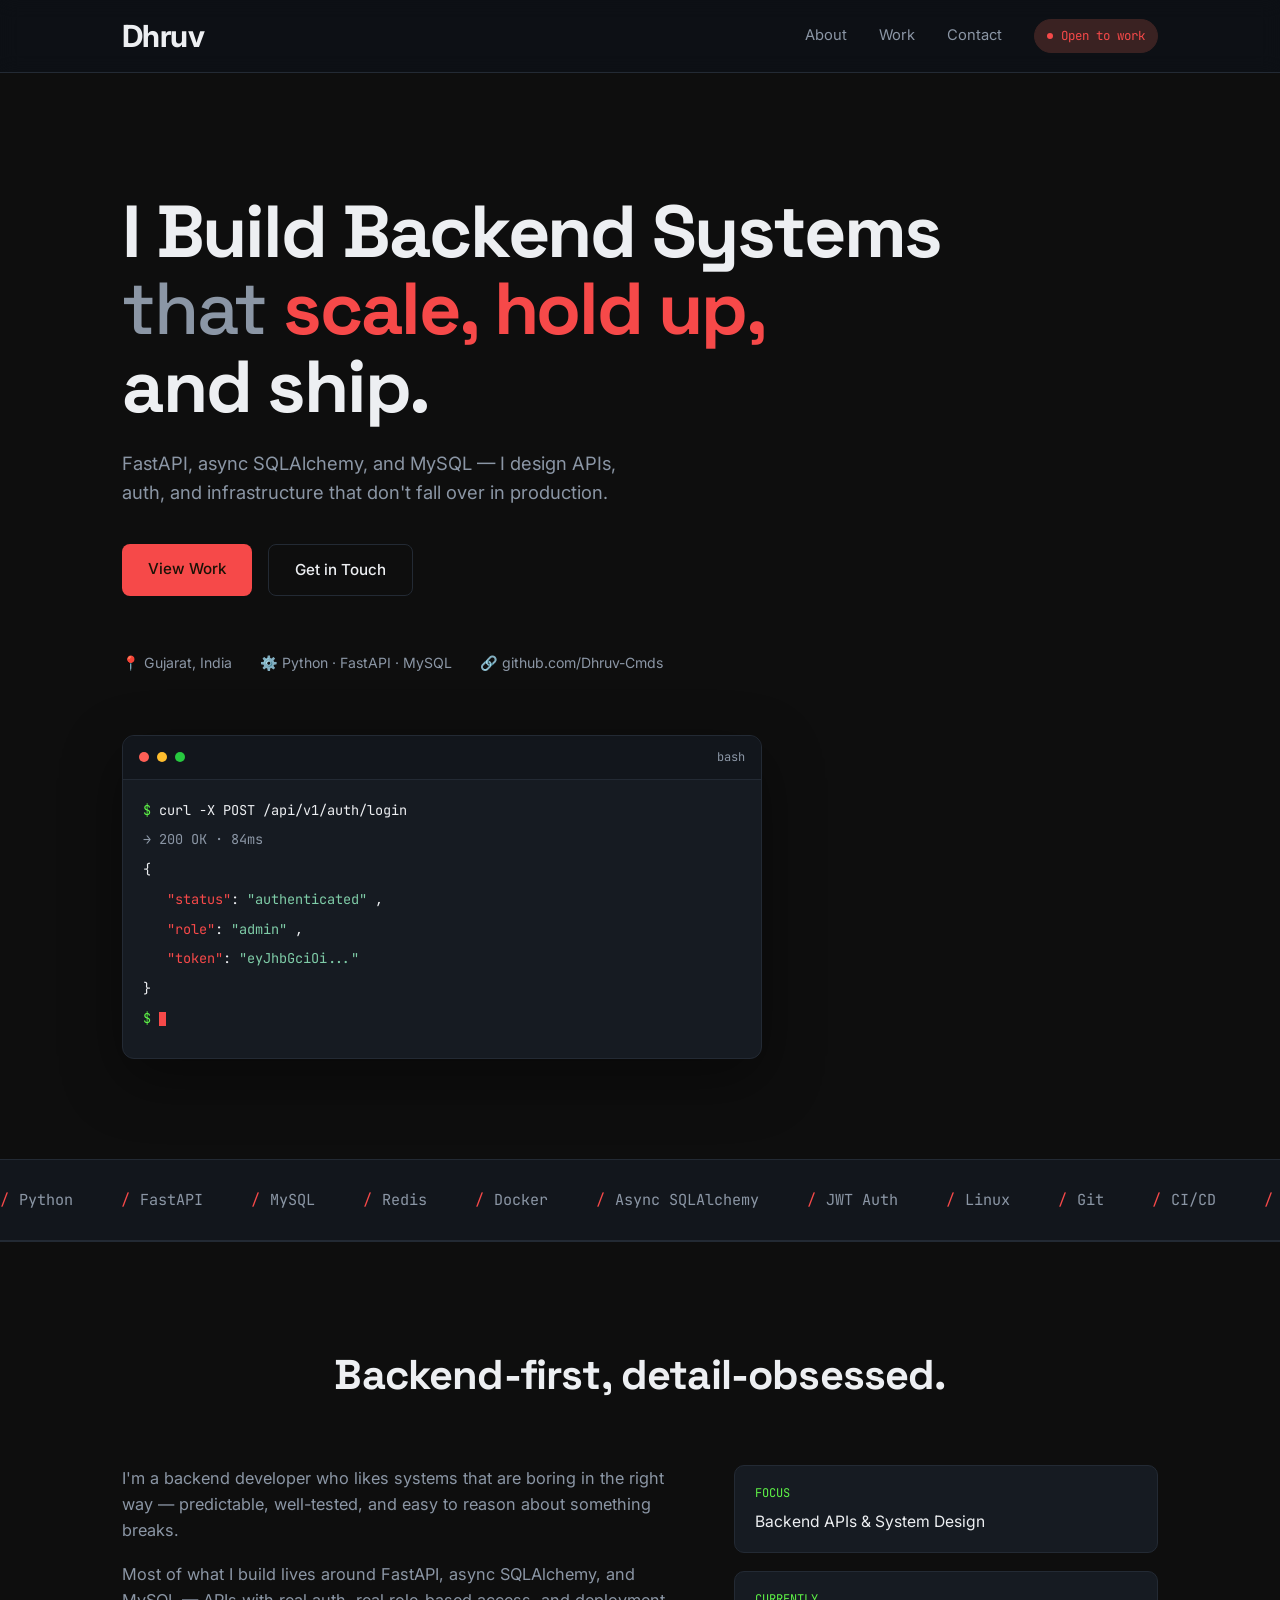
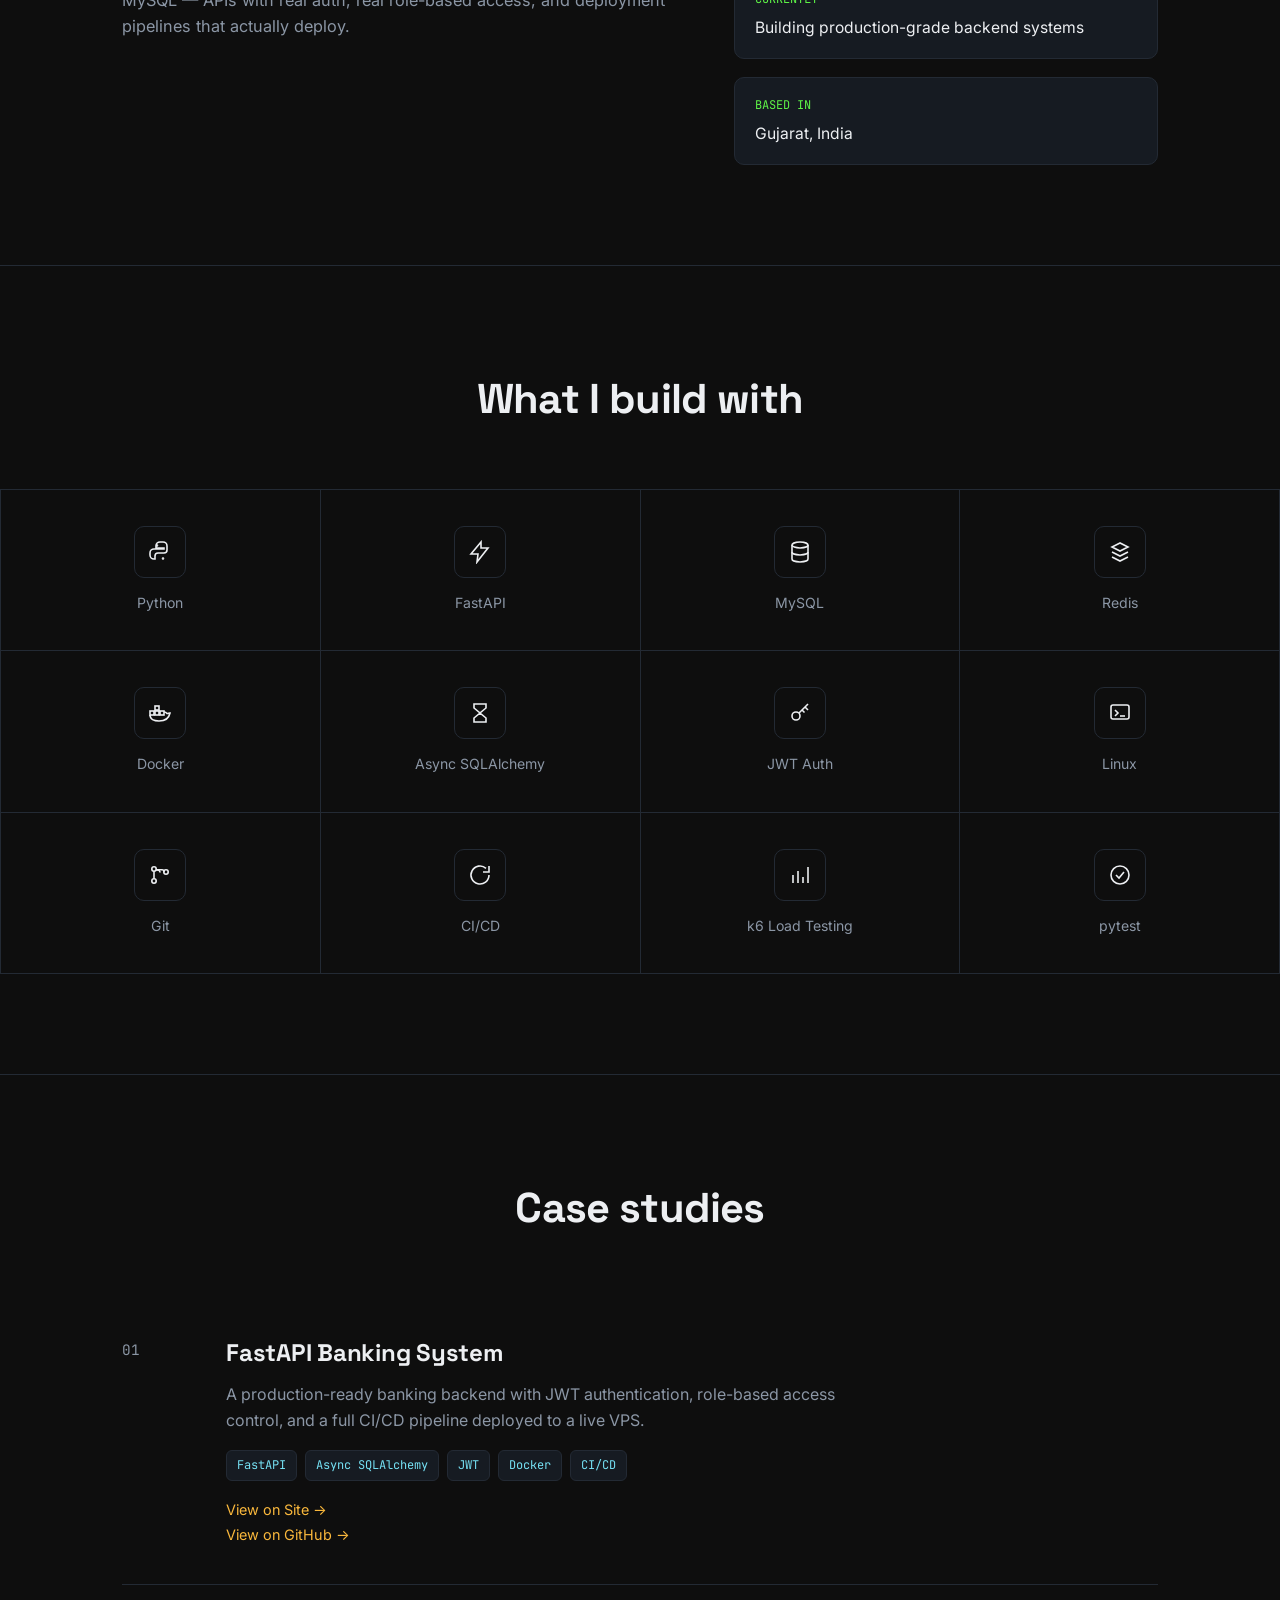
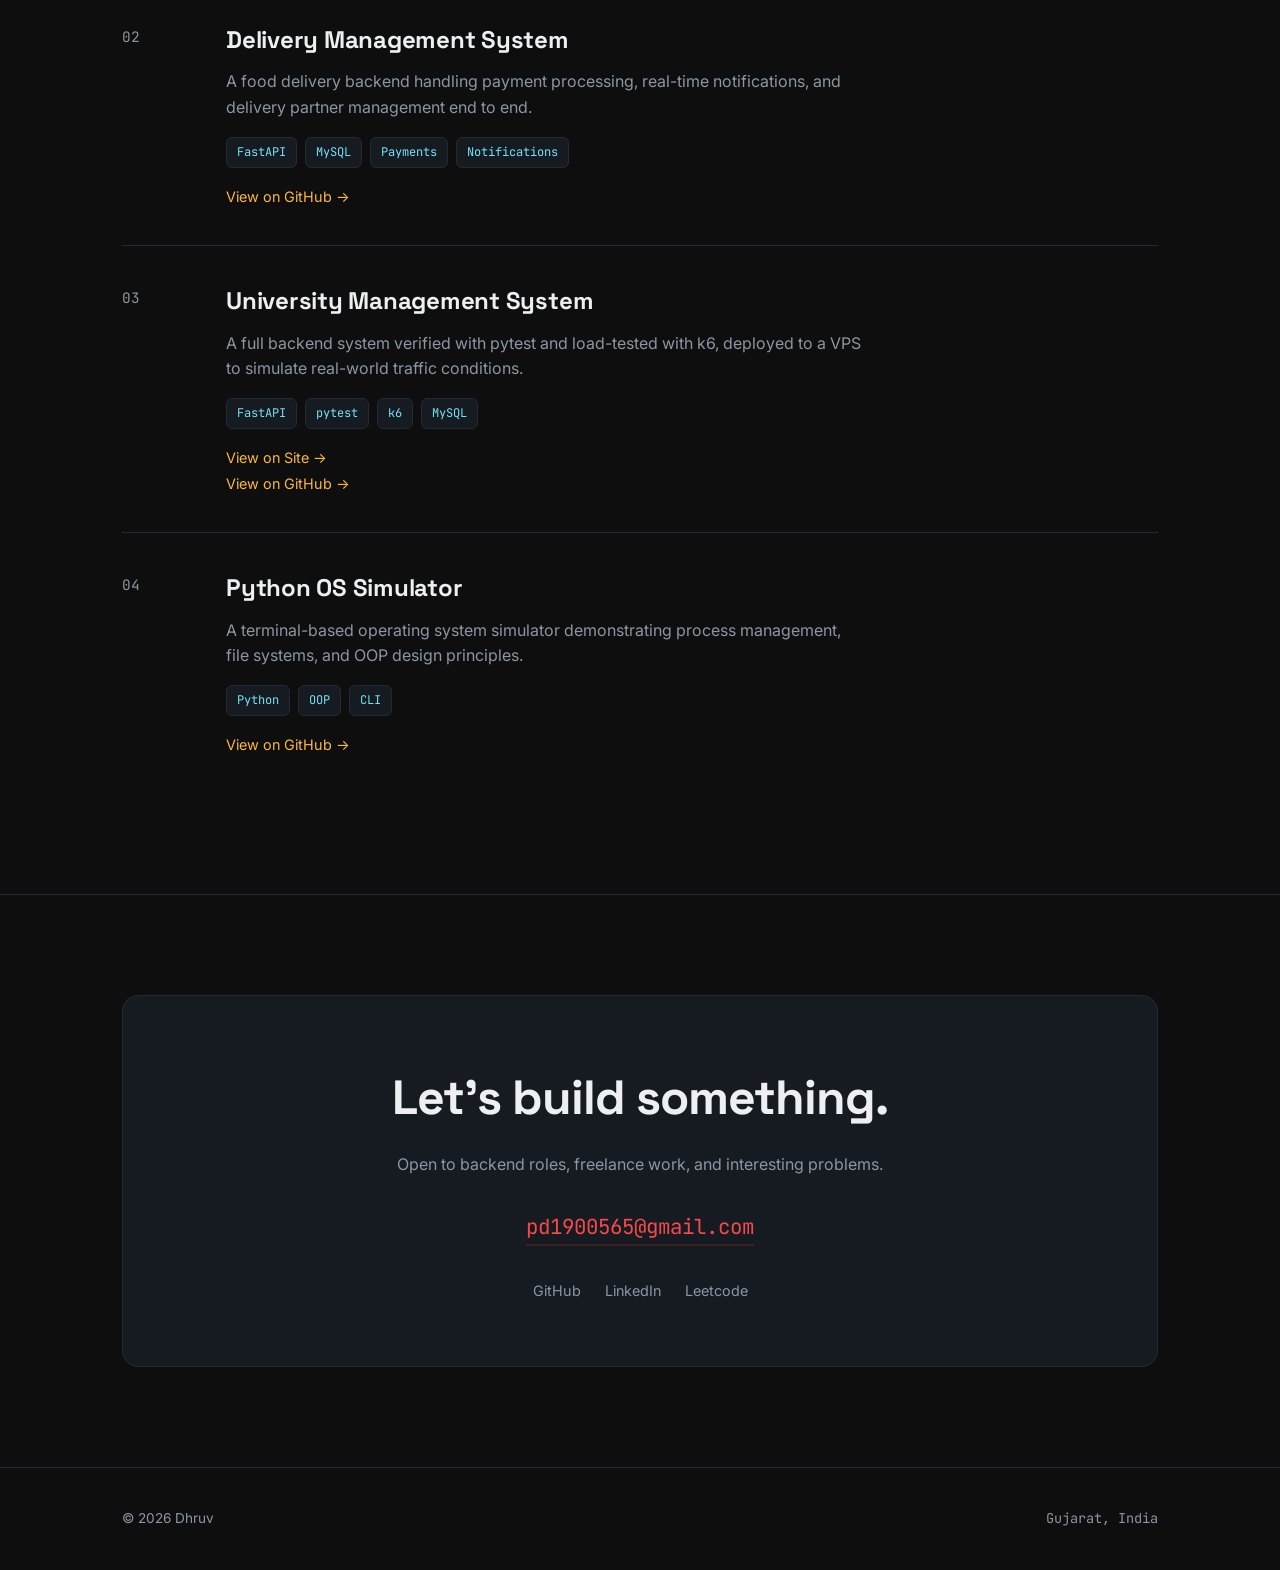
<file: index.html>
<!DOCTYPE html>
<html lang="en">

<head>
    <meta charset="UTF-8">
    <meta name="viewport" content="width=device-width, initial-scale=1.0">
    <title>Dhruv Patel | Backend Developer — FastAPI, Python, MySQL</title>
    <meta name="description"
        content="Dhruv Patel is a backend developer specializing in FastAPI, async SQLAlchemy, and MySQL. Building scalable APIs, auth systems, and production-ready backends.">
    <meta name="keywords"
        content="Dhruv Patel, backend developer, FastAPI developer, Python developer, MySQL, backend engineer India">
    <meta name="author" content="Dhruv Patel">

    <meta property="og:title" content="Dhruv Patel | Backend Developer">
    <meta property="og:description"
        content="Backend developer building FastAPI systems, APIs, and databases that scale.">
    <meta property="og:type" content="website">
    <meta name="twitter:card" content="summary_large_image">

    <script type="application/ld+json">

        {
            "@context": "https://schema.org",
            "@type": "Person",
            "name": "Dhruv Patel",
            "jobTitle": "Backend Developer",
            "sameAs": [
                "https://github.com/Dhruv-Cmds"
            ],
            "knowsAbout": ["Python", "FastAPI", "MySQL", "Redis", "Docker", "REST APIs"],
            "address": {
                "@type": "PostalAddress",
                "addressRegion": "Gujarat",
                "addressCountry": "IN"
            }
        }
    </script>

    <link rel="preconnect" href="https://fonts.googleapis.com">
    <link
        href="https://fonts.googleapis.com/css2?family=Space+Grotesk:wght@400;500;600;700&family=Inter:wght@400;500;600&family=JetBrains+Mono:wght@400;500&display=swap"
        rel="stylesheet">

    <link rel="stylesheet" href="style.css">
    <script src="script.js" defer></script>

</head>

<body>

    <nav>
        <div class="wrap">

            <div class="logo">Dhruv</div>

            <div class="nav-links">

                <a href="#about">About</a>
                <a href="#work">Work</a>
                <a href="#contact">Contact</a>

                <span class="badge"><span class="dot"></span>Open to work</span>

            </div>
        </div>
    </nav>

    <section class="hero">

        <div class="wrap">

            <h1>
                I Build Backend Systems
                <br>
                <span class="fade">that</span>
                <span class="accent">scale, hold up,</span>
                <br>and ship.
            </h1>

            <p class="lede">FastAPI, async SQLAlchemy, and MySQL — I design APIs, auth, and infrastructure that don't
                fall over in production.
            </p>

            <div class="cta-row">
                <a href="#work" class="btn btn-primary">View Work</a>
                <a href="#contact" class="btn btn-ghost">Get in Touch</a>
            </div>

            <div class="meta-row">
                <span>📍 Gujarat, India</span>
                <span>⚙️ Python · FastAPI · MySQL</span>
                <span>🔗 github.com/Dhruv-Cmds</span>
            </div>

            <div class="terminal">

                <div class="terminal-bar">
                    <div class="tdot t1"></div>
                    <div class="tdot t2"></div>
                    <div class="tdot t3"></div>
                    <span>bash</span>
                </div>

                <div class="terminal-body">

                    <div class="line">
                        <span class="prompt">$</span>
                        <span class="cmd">curl -X POST
                            /api/v1/auth/login
                        </span>
                    </div>

                    <div class="line" style="color:var(--text-dim);">→ 200 OK · 84ms</div>

                    <div class="line">{</div>

                    <div class="line">&nbsp;&nbsp;
                        <span class="resp-key">"status"</span>: <span class="resp-str">"authenticated"
                        </span>,
                    </div>

                    <div class="line">&nbsp;&nbsp;
                        <span class="resp-key">"role"</span>: <span class="resp-str">"admin"
                        </span>,
                    </div>

                    <div class="line">&nbsp;&nbsp;
                        <span class="resp-key">"token"</span>: <span class="resp-str">"eyJhbGciOi..."
                        </span>
                    </div>

                    <div class="line">}</div>

                    <div class="line">
                        <span class="prompt">$</span>
                        <span class="cursor"></span>
                    </div>

                </div>
            </div>
        </div>
    </section>

    <div class="marquee-wrap">

        <div class="marquee">

            <span>Python</span>
            <span>FastAPI</span>
            <span>MySQL</span>
            <span>Redis</span>
            <span>Docker</span>
            <span>Async SQLAlchemy</span>
            <span>JWT Auth</span>
            <span>Linux</span>
            <span>Git</span>
            <span>CI/CD</span>
            <span>Python</span>
            <span>FastAPI</span>
            <span>MySQL</span>
            <span>Redis</span>
            <span>Docker</span>
            <span>Async SQLAlchemy</span>
            <span>JWT Auth</span>
            <span>Linux</span>
            <span>Git</span>
            <span>CI/CD</span>

        </div>
    </div>

    <section class="section" id="about">

        <div class="wrap">

            <div class="section-head">

                <h2>Backend-first, detail-obsessed.</h2>

            </div>

            <div class="about-grid">

                <div>
                    <p>I'm a backend developer who likes systems that are boring in the right way — predictable,
                        well-tested, and easy to reason about something breaks.
                    </p>

                    <p>Most of what I build lives around FastAPI, async SQLAlchemy, and MySQL — APIs with real auth,
                        real role-based access, and deployment pipelines that actually deploy.
                    </p>

                </div>

                <div class="fact-list">

                    <div class="fact">

                        <div class="fact-label">FOCUS</div>

                        <div class="fact-value">Backend APIs & System Design</div>

                    </div>

                    <div class="fact">

                        <div class="fact-label">CURRENTLY</div>

                        <div class="fact-value">Building production-grade backend systems</div>

                    </div>

                    <div class="fact">

                        <div class="fact-label">BASED IN</div>

                        <div class="fact-value">Gujarat, India</div>

                    </div>

                </div>
            </div>
        </div>
    </section>

    <section class="section" id="stack">
        <div class="wrap">
            <div class="section-head">
                <h2>What I build with</h2>
            </div>
        </div>
        <div class="stack-grid">
            <div class="stack-cell">
                <div class="stack-icon"><svg viewBox="0 0 24 24">
                        <path
                            d="M12 2a4 4 0 0 0-4 4v2h8v1H6a4 4 0 0 0-4 4v2a4 4 0 0 0 4 4h1v-3a3 3 0 0 1 3-3h6a3 3 0 0 0 3-3V6a4 4 0 0 0-4-4h-3z" />
                        <circle cx="9" cy="5.5" r=".5" fill="currentColor" />
                        <circle cx="15" cy="18.5" r=".5" fill="currentColor" />
                    </svg></div>
                <div class="stack-name">Python</div>
            </div>
            <div class="stack-cell">
                <div class="stack-icon"><svg viewBox="0 0 24 24">
                        <path d="M13 2 3 14h7l-1 8 11-14h-7l0-6z" />
                    </svg></div>
                <div class="stack-name">FastAPI</div>
            </div>
            <div class="stack-cell">
                <div class="stack-icon"><svg viewBox="0 0 24 24">
                        <ellipse cx="12" cy="5" rx="8" ry="3" />
                        <path d="M4 5v14c0 1.66 3.58 3 8 3s8-1.34 8-3V5" />
                        <path d="M4 12c0 1.66 3.58 3 8 3s8-1.34 8-3" />
                    </svg></div>
                <div class="stack-name">MySQL</div>
            </div>
            <div class="stack-cell">
                <div class="stack-icon"><svg viewBox="0 0 24 24">
                        <path d="M12 3 4 7l8 4 8-4-8-4z" />
                        <path d="m4 12 8 4 8-4" />
                        <path d="m4 17 8 4 8-4" />
                    </svg></div>
                <div class="stack-name">Redis</div>
            </div>
            <div class="stack-cell">
                <div class="stack-icon"><svg viewBox="0 0 24 24">
                        <rect x="2" y="10" width="4" height="4" />
                        <rect x="7" y="10" width="4" height="4" />
                        <rect x="12" y="10" width="4" height="4" />
                        <rect x="7" y="5" width="4" height="4" />
                        <path d="M2 14c0 4 4 6 9 6 6 0 10-3 11-8-1 0-2 .5-3 .5-1-1.5-3-1.5-3-1.5" />
                    </svg></div>
                <div class="stack-name">Docker</div>
            </div>
            <div class="stack-cell">
                <div class="stack-icon"><svg viewBox="0 0 24 24">
                        <path d="M6 3h12v4l-6 5 6 5v4H6v-4l6-5-6-5V3z" />
                    </svg></div>
                <div class="stack-name">Async SQLAlchemy</div>
            </div>
            <div class="stack-cell">
                <div class="stack-icon"><svg viewBox="0 0 24 24">
                        <circle cx="8" cy="15" r="4" />
                        <path d="M11 12l9-9" />
                        <path d="M17 6l3 3" />
                        <path d="M14 9l2.5 2.5" />
                    </svg></div>
                <div class="stack-name">JWT Auth</div>
            </div>
            <div class="stack-cell">
                <div class="stack-icon"><svg viewBox="0 0 24 24">
                        <rect x="3" y="4" width="18" height="14" rx="2" />
                        <path d="m7 9 3 3-3 3" />
                        <line x1="12" y1="15" x2="17" y2="15" />
                    </svg></div>
                <div class="stack-name">Linux</div>
            </div>
            <div class="stack-cell">
                <div class="stack-icon"><svg viewBox="0 0 24 24">
                        <circle cx="6" cy="6" r="2.2" />
                        <circle cx="6" cy="18" r="2.2" />
                        <circle cx="18" cy="9" r="2.2" />
                        <path d="M6 8.2V15.8" />
                        <path d="M8 6.8C11 6.8 12 7.5 12 9.5V9" />
                        <path d="M8 6.8h6a2 2 0 0 1 2 2v.2" />
                    </svg></div>
                <div class="stack-name">Git</div>
            </div>
            <div class="stack-cell">
                <div class="stack-icon"><svg viewBox="0 0 24 24">
                        <path d="M21 12a9 9 0 1 1-3-6.7" />
                        <path d="M21 3v6h-6" />
                    </svg></div>
                <div class="stack-name">CI/CD</div>
            </div>
            <div class="stack-cell">
                <div class="stack-icon"><svg viewBox="0 0 24 24">
                        <line x1="5" y1="20" x2="5" y2="12" />
                        <line x1="10" y1="20" x2="10" y2="8" />
                        <line x1="15" y1="20" x2="15" y2="14" />
                        <line x1="20" y1="20" x2="20" y2="4" />
                    </svg></div>
                <div class="stack-name">k6 Load Testing</div>
            </div>
            <div class="stack-cell">
                <div class="stack-icon"><svg viewBox="0 0 24 24">
                        <circle cx="12" cy="12" r="9" />
                        <path d="m8 12 3 3 5-6" />
                    </svg></div>
                <div class="stack-name">pytest</div>
            </div>
        </div>
    </section>

    <section class="section" id="work">

        <div class="wrap">

            <div class="section-head">

                <h2>Case studies</h2>

            </div>

            <div class="case">

                <div class="case-num">01</div>

                <div>

                    <h3 class="case-title">FastAPI Banking System</h3>

                    <p class="case-desc">A production-ready banking backend with JWT authentication, role-based access
                        control, and a full CI/CD pipeline deployed to a live VPS.
                    </p>

                    <div class="tag-row">

                        <span class="tag">FastAPI</span>
                        <span class="tag">Async SQLAlchemy</span>
                        <span class="tag">JWT</span>
                        <span class="tag">Docker</span>
                        <span class="tag">CI/CD</span>

                    </div>

                    <div>
                        <a href="https://bank.dhruvcore.com" class="case-link" target="_blank">View on Site →</a>
                    </div>

                    <div>
                        <a href="https://github.com/Dhruv-Cmds/fastapi-banking-system" class="case-link"
                            target="_blank">View on GitHub →</a>
                    </div>

                </div>
            </div>

            <div class="case">

                <div class="case-num">02</div>

                <div>

                    <h3 class="case-title">Delivery Management System</h3>

                    <p class="case-desc">A food delivery backend handling payment processing, real-time notifications,
                        and delivery partner management end to end.
                    </p>

                    <div class="tag-row">

                        <span class="tag">FastAPI</span>
                        <span class="tag">MySQL</span>
                        <span class="tag">Payments</span>
                        <span class="tag">Notifications</span>

                    </div>

                    <div>
                        <a href="https://github.com/Dhruv-Cmds/Delivery-System" class="case-link" target="_blank">View
                            on GitHub →</a>
                    </div>

                </div>
            </div>

            <div class="case">

                <div class="case-num">03</div>

                <div>
                    <h3 class="case-title">University Management System</h3>

                    <p class="case-desc">A full backend system verified with pytest and load-tested with k6, deployed to
                        a VPS to simulate real-world traffic conditions.
                    </p>

                    <div class="tag-row">

                        <span class="tag">FastAPI</span>
                        <span class="tag">pytest</span>
                        <span class="tag">k6</span>
                        <span class="tag">MySQL</span>

                    </div>

                    <div>
                        <a href="https://ums.dhruvcore.com" class="case-link" target="_blank">View on Site →</a>
                    </div>

                    <div>
                        <a href="https://github.com/Dhruv-Cmds/University-Management" class="case-link"
                            target="_blank">View on GitHub →</a>
                    </div>

                </div>
            </div>

            <div class="case">

                <div class="case-num">04</div>

                <div>
                    <h3 class="case-title">Python OS Simulator</h3>

                    <p class="case-desc">A terminal-based operating system simulator demonstrating process management,
                        file systems, and OOP design principles.
                    </p>

                    <div class="tag-row">

                        <span class="tag">Python</span>
                        <span class="tag">OOP</span>
                        <span class="tag">CLI</span>

                    </div>

                    <a href="https://github.com/Dhruv-Cmds/Python-os-simulator" class="case-link" target="_blank">View
                        on GitHub →</a>

                </div>
            </div>
        </div>
    </section>

    <section class="section" id="contact">

        <div class="wrap">

            <div class="contact-box">

                <h2>Let's build something.</h2>

                <p>Open to backend roles, freelance work, and interesting problems.</p>

                <a href="mailto:pd1900565@gmail.com" class="email-link mono">pd1900565@gmail.com</a>

                <div class="social-row">
                    <a href="https://github.com/Dhruv-Cmds" target="_blank">GitHub</a>
                    <a href="https://www.linkedin.com/in/patel-dhruv-a77a313b4/" target="_blank">LinkedIn</a>
                    <a href="https://leetcode.com/u/d_h_r_uv_13/" target="_blank">Leetcode</a>

                </div>

            </div>
        </div>
    </section>

    <footer>

        <div class="wrap">
            <p>© 2026 Dhruv</p>
            <p class="mono">Gujarat, India</p>
        </div>  

    </footer>

    <div id="devtools-block">
        <div class="dt-card">
            <div class="dt-icon"><svg viewBox="0 0 24 24">
                    <circle cx="12" cy="12" r="9" />
                    <line x1="12" y1="8" x2="12" y2="12" />
                    <circle cx="12" cy="16" r=".5" fill="currentColor" />
                </svg></div>
            <div class="dt-eyebrow">ACCESS RESTRICTED</div>
            <h2 class="dt-title">Dev Tools <em>detected</em></h2>
            <p class="dt-desc">Curious about how this was built? Let's connect and chat about it.</p>
            <a href="#" onclick="location.reload();return false;" class="dt-btn dt-btn-primary">
                <svg viewBox="0 0 24 24">
                    <path d="M3 9l9-7 9 7" />
                    <path d="M9 22V12h6v10" />
                </svg>
                Return Home
            </a>
            <a href="https://mail.google.com/mail/?view=cm&fs=1&to=pd1900565@gmail.com"
               target="_blank"
               class="dt-btn dt-btn-ghost">
                <svg viewBox="0 0 24 24">
                    <path d="M4 4h16v16H4z" />
                    <path d="M4 4l8 8 8-8" />
                </svg>
                Get in Touch
            </a>
            <div class="dt-footer">© 2026 Dhruv Patel</div>
        </div>
    </div>

</body>

</html>
</file>
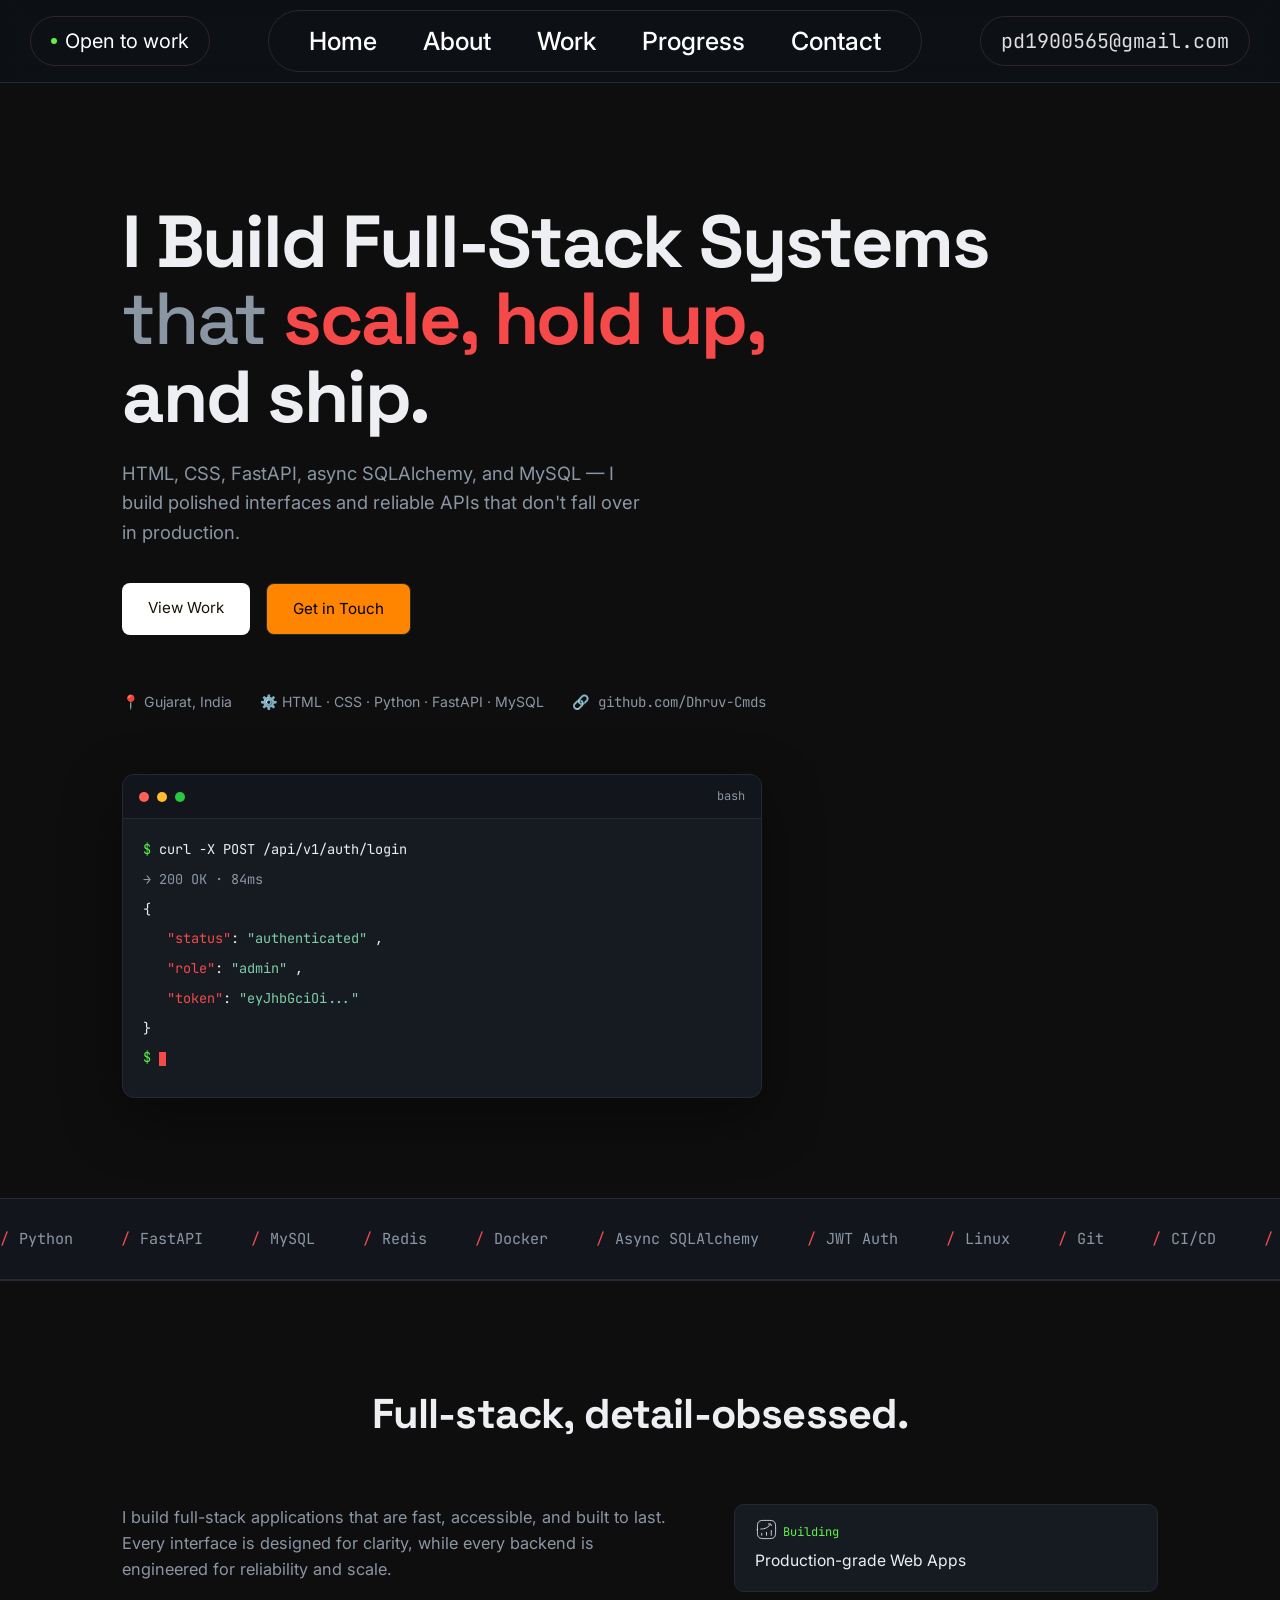
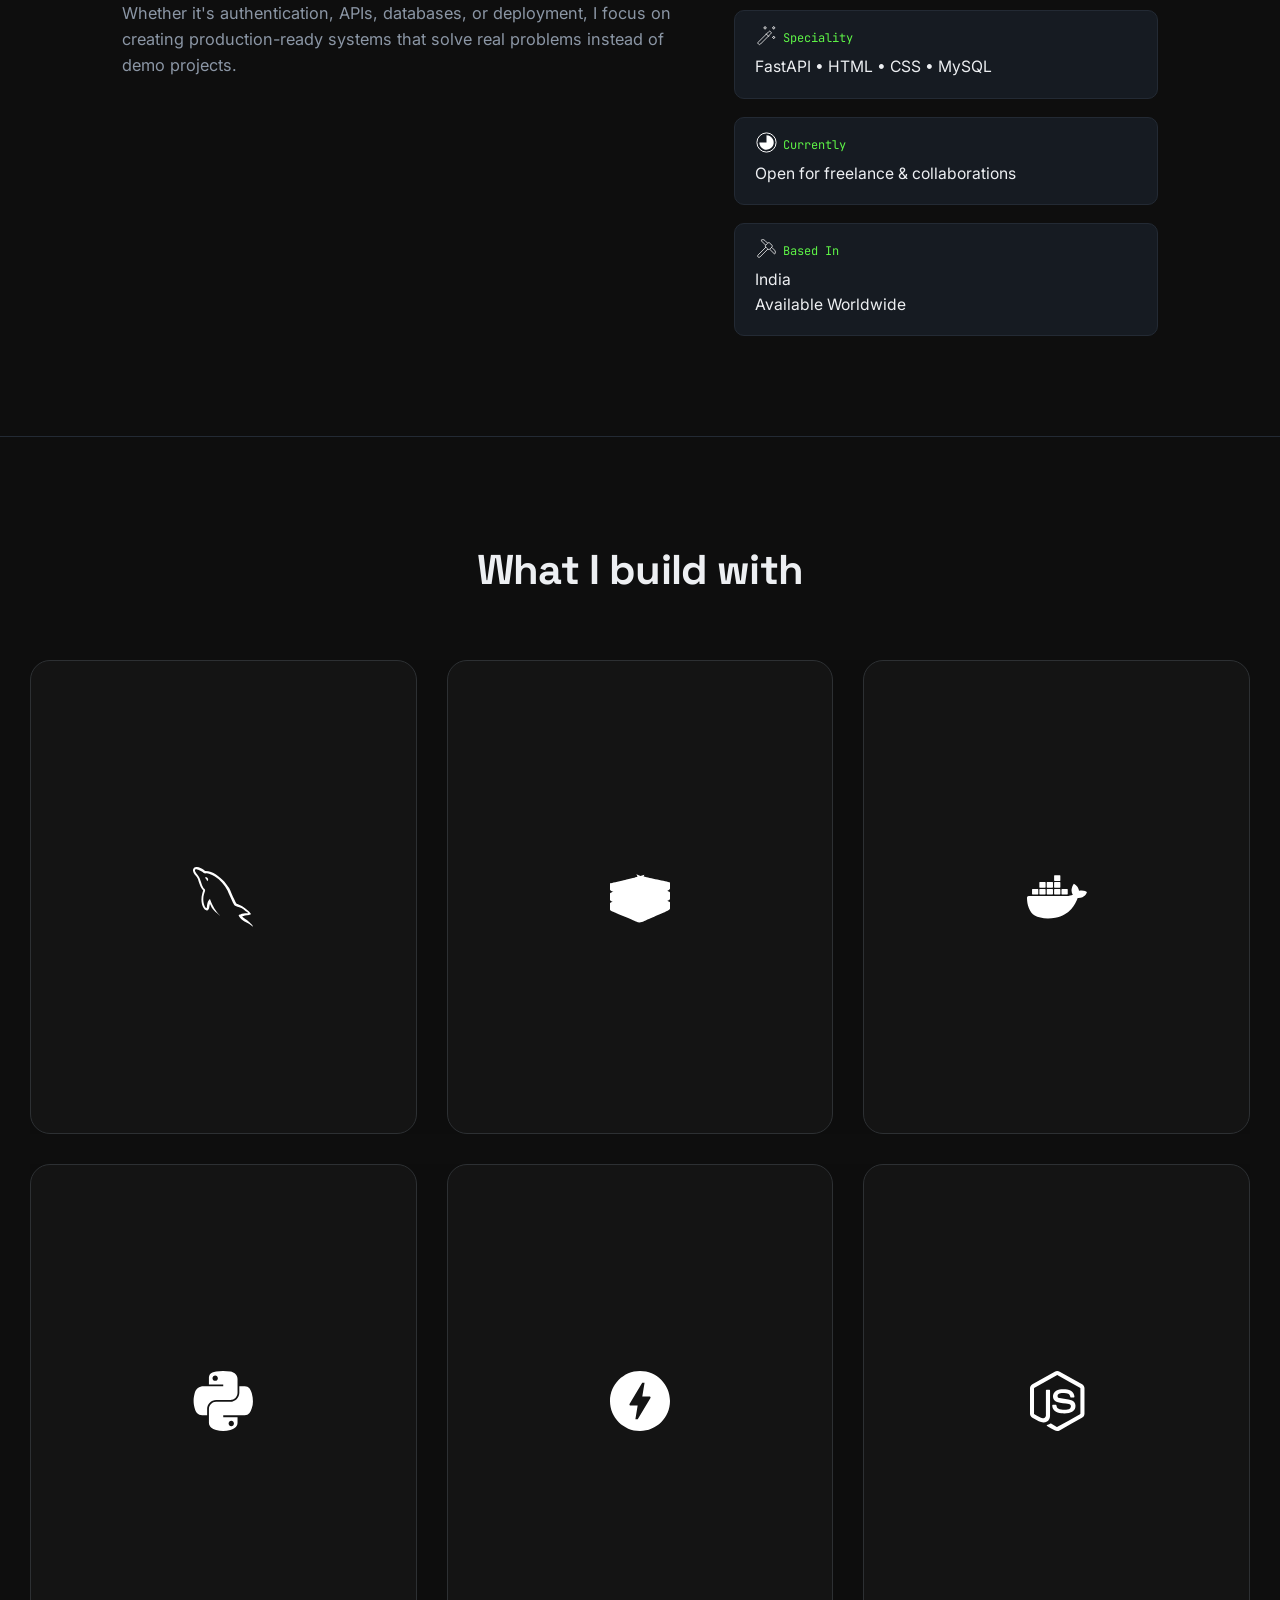
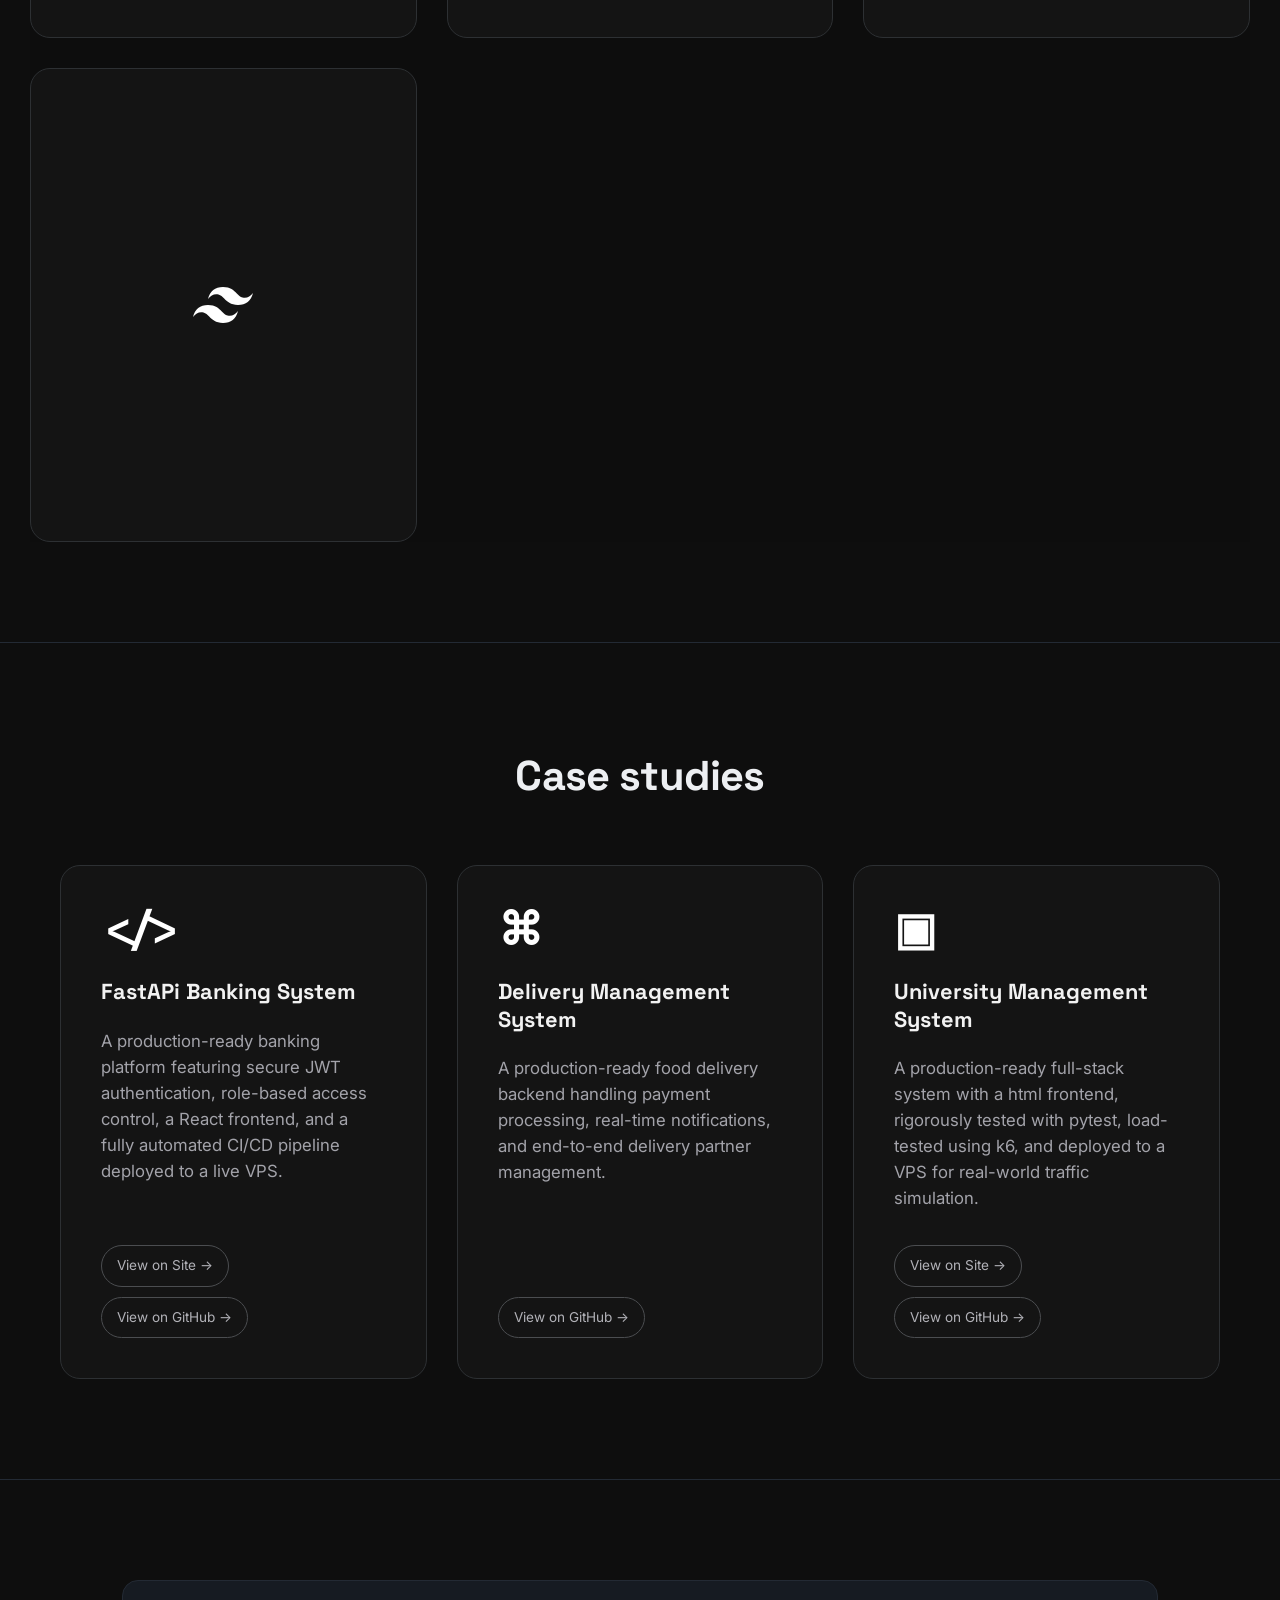
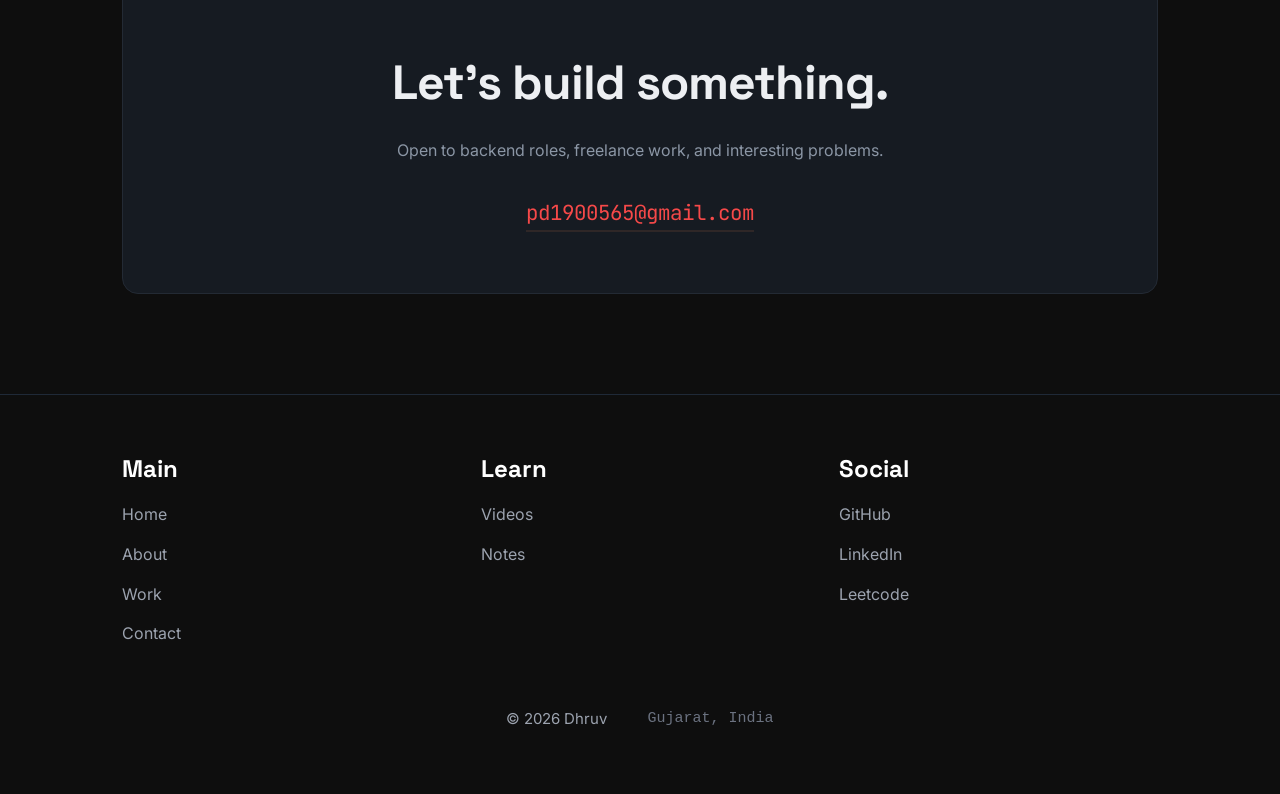
<file: html/index.html>
<!DOCTYPE html>
<html lang="en">

<head>
    <meta charset="UTF-8">
    <meta name="viewport" content="width=device-width, initial-scale=1.0">
    <title>Dhruv Patel | Full-Stack Developer — HTML, CSS, FastAPI</title>
    <meta name="description"
        content="Dhruv Patel is a full-stack developer building responsive HTML and CSS frontends alongside scalable FastAPI, async SQLAlchemy, and MySQL backends.">
    <meta name="keywords"
        content="Dhruv Patel, full-stack developer, HTML, CSS, FastAPI developer, Python developer, MySQL, backend engineer India">
    <meta name="author" content="Dhruv Patel">

    <meta property="og:title" content="Dhruv Patel | Full-Stack Developer">
    <meta property="og:description"
        content="Full-stack developer building responsive HTML and CSS interfaces with FastAPI systems, APIs, and databases that scale.">
    <meta property="og:type" content="website">
    <meta name="twitter:card" content="summary_large_image">

    <script type="application/ld+json">
        {
            "@context": "https://schema.org",
            "@type": "Person",
            "name": "Dhruv Patel",
            "jobTitle": "Full-Stack Developer",
            "sameAs": [
                "https://github.com/Dhruv-Cmds"
            ],
            "knowsAbout": [
                "HTML",
                "CSS",
                "Python",
                "FastAPI",
                "MySQL",
                "Redis",
                "Docker",
                "REST APIs"
            ],
            "address": {
                "@type": "PostalAddress",
                "addressRegion": "Gujarat",
                "addressCountry": "IN"
            }
        }
    </script>

    <script async src="https://pagead2.googlesyndication.com/pagead/js/adsbygoogle.js?client=ca-pub-2880138788061192"
        crossorigin="anonymous">
    </script>

    <link rel="preconnect" href="https://fonts.googleapis.com">
    <link
        href="https://fonts.googleapis.com/css2?family=Space+Grotesk:wght@400;500;600;700&family=Inter:wght@400;500;600&family=JetBrains+Mono:wght@400;500&display=swap"
        rel="stylesheet">

    <link rel="stylesheet" href="../css/style.css">
    <link rel="stylesheet" href="../css/footer.css">
    <script src="../js/script.js" defer></script>

</head>

<body>

    <nav id="home">

        <div class="available-for-work">
            <span class="badge">
                <span class="dot"></span>
                Open to work
            </span>
        </div>

        <div class="links">
            <a href="#home">Home</a>
            <a href="#about">About</a>
            <a href="#work">Work</a>
            <a href="#under-work">Progress</a>
            <a href="#contact">Contact</a>
        </div>

        <div class="email">
            <a href="mailto:pd1900565@gmail.com" class="mono">pd1900565@gmail.com</a>
        </div>

    </nav>

    <section class="hero">

        <div class="wrap">

            <h1>
                I Build Full-Stack Systems
                <br>
                <span class="fade">that</span>
                <span class="accent">scale, hold up,</span>
                <br>and ship.
            </h1>

            <p class="lede">HTML, CSS, FastAPI, async SQLAlchemy, and MySQL — I build polished interfaces and reliable
                APIs that don't fall over in production.
            </p>

            <div class="cta-row">
                <a href="#work" class="btn btn-primary">View Work</a>
                <a href="#contact" class="btn btn-ghost">Get in Touch</a>
            </div>

            <div class="meta-row">
                <span>📍 Gujarat, India</span>
                <span>⚙️ HTML · CSS · Python · FastAPI · MySQL</span>
                <span>
                    <a href="https://github.com/Dhruv-Cmds/" target="_blank" class="mono">🔗 github.com/Dhruv-Cmds</a>
                </span>
            </div>

            <div class="terminal">

                <div class="terminal-bar">
                    <div class="tdot t1"></div>
                    <div class="tdot t2"></div>
                    <div class="tdot t3"></div>
                    <span>bash</span>
                </div>

                <div class="terminal-body">

                    <div class="line">
                        <span class="prompt">$</span>
                        <span class="cmd">curl -X POST
                            /api/v1/auth/login
                        </span>
                    </div>

                    <div class="line" style="color:var(--text-dim);">→ 200 OK · 84ms</div>

                    <div class="line">{</div>

                    <div class="line">&nbsp;&nbsp;
                        <span class="resp-key">"status"</span>: <span class="resp-str">"authenticated"
                        </span>,
                    </div>

                    <div class="line">&nbsp;&nbsp;
                        <span class="resp-key">"role"</span>: <span class="resp-str">"admin"
                        </span>,
                    </div>

                    <div class="line">&nbsp;&nbsp;
                        <span class="resp-key">"token"</span>: <span class="resp-str">"eyJhbGciOi..."
                        </span>
                    </div>

                    <div class="line">}</div>

                    <div class="line">
                        <span class="prompt">$</span>
                        <span class="cursor"></span>
                    </div>

                </div>
            </div>
        </div>
    </section>

    <div class="marquee-wrap">

        <div class="marquee">

            <span>Python</span>
            <span>FastAPI</span>
            <span>MySQL</span>
            <span>Redis</span>
            <span>Docker</span>
            <span>Async SQLAlchemy</span>
            <span>JWT Auth</span>
            <span>Linux</span>
            <span>Git</span>
            <span>CI/CD</span>
            <span>HTML</span>
            <span>CSS</span>
            <span>JavaScript</span>
            <span>Node.js</span>
            <span>Express.js</span>
            <span>Python</span>
            <span>FastAPI</span>
            <span>MySQL</span>
            <span>Redis</span>
            <span>Docker</span>
            <span>Async SQLAlchemy</span>
            <span>JWT Auth</span>
            <span>Linux</span>
            <span>Git</span>
            <span>CI/CD</span>
            <span>HTML</span>
            <span>CSS</span>
            <span>JavaScript</span>
            <span>Node.js</span>
            <span>Express.js</span>

        </div>
    </div>

    <section class="section" id="about">

        <div class="wrap">

            <div class="section-head">

                <h2>Full-stack, detail-obsessed.</h2>

            </div>

            <div class="about-grid">

                <div>
                    <p>I build full-stack applications that are fast, accessible, and built to last. Every interface is
                        designed for clarity, while every backend is engineered for reliability and scale.
                    </p>

                    <p>Whether it's authentication, APIs, databases, or deployment, I focus on creating production-ready
                        systems that solve real problems instead of demo projects.
                    </p>

                </div>

                <div class="fact-list">

                    <div class="fact">

                        <div class="fact-warp">
                            <img class="sv-icon" src="../svgs/building.svg" alt="">
                            <div class="fact-label">Building</div>
                        </div>

                        <div class="fact-value">Production-grade Web Apps</div>

                    </div>

                    <div class="fact">

                        <div class="fact-warp">
                            <img class="sv-icon" src="../svgs/speciality.svg" alt="">
                            <div class="fact-label">Speciality</div>
                        </div>

                        <div class="fact-value">FastAPI • HTML • CSS • MySQL
                        </div>
                        <!-- <div class="fact-value">FastAPI • React • MySQL</div> -->

                    </div>

                    <div class="fact">

                        <div class="fact-warp">
                            <img class="sv-icon" src="../svgs/working.svg" alt="">
                            <div class="fact-label">Currently</div>
                        </div>

                        <div class="fact-value">Open for freelance & collaborations</div>

                    </div>

                    <div class="fact">

                        <div class="fact-warp">
                            <img class="sv-icon" src="../svgs/construct.svg" alt="">
                            <div class="fact-label">Based In</div>
                        </div>
                        <div class="fact-value">India</div>
                        <div class="fact-value">Available Worldwide</div>

                    </div>

                </div>
            </div>
        </div>
    </section>

    <section class="section" id="stack">

        <div class="wrap">

            <div class="section-head">
                <h2>What I build with</h2>
            </div>

        </div>

        <div class="svg-container">

            <div class="stack-grid">

                <div class="stack-cell" data-stack-name="MySQL">
                    <div class="stack-icon">
                        <img src="../assests/svgs/mysql.svg" alt="">
                    </div>
                </div>
                <div class="stack-cell" data-stack-name="Redis">
                    <div class="stack-icon">
                        <img src="../assests/svgs/redis.svg" alt="">
                    </div>
                </div>
                <div class="stack-cell" data-stack-name="Docker">
                    <div class="stack-icon">
                        <img src="../assests/svgs/docker.svg" alt="">
                    </div>
                </div>

            </div>

            <div class="stack-grid-2">

                <div class="stack-cell" data-stack-name="Python">
                    <div class="stack-icon">
                        <img src="../assests//svgs/python.svg" alt="">
                    </div>
                </div>

                <div class="stack-cell" data-stack-name="FastAPI">
                    <div class="stack-icon">
                        <img src="../assests/svgs/fastapi.svg" alt="">
                    </div>
                </div>
                <div class="stack-cell" data-stack-name="Node.js">
                    <div class="stack-icon">
                        <img src="../assests/svgs/nodeJs.svg" alt="">
                    </div>
                </div>
                <div class="stack-cell" data-stack-name="TailWind">
                    <div class="stack-icon">
                        <img src="../assests/svgs/tailwind.svg" alt="">
                    </div>
                </div>

            </div>
        </div>

        </div>
    </section>

    <section class="section" id="work">

        <div class="wrap">

            <div class="section-head">

                <h2>Case studies</h2>

            </div>


            <div class="case">

                <div class="case-wrap">

                    <div class="case-num1 case-box">

                        <h3 class="case-title"> FastAPi Banking System</h3>

                        <p class="case-desc">
                            A production-ready banking platform featuring secure JWT authentication,
                            role-based access control, a React frontend, and a fully automated CI/CD
                            pipeline deployed to a live VPS.
                        </p>

                        <div class="case-links">

                            <div>
                                <a href="https://bank.dhruvcore.com" class="case-link" target="_blank">View on Site
                                    →</a>
                            </div>

                            <div>
                                <a href="https://github.com/Dhruv-Cmds/fastapi-banking-system" class="case-link"
                                    target="_blank">View on GitHub →</a>
                            </div>

                        </div>

                    </div>

                </div>

                <div class="case-wrap">

                    <div class="case-num2 case-box">

                        <h3 class="case-title">Delivery Management System</h3>

                        <p class="case-desc">
                            A production-ready food delivery backend handling payment processing,
                            real-time notifications, and end-to-end delivery partner management.
                        </p>

                        <div class="case-links">

                            <div>
                                <a href="https://github.com/Dhruv-Cmds/Delivery-System" class="case-link"
                                    target="_blank">View on GitHub →</a>
                            </div>

                        </div>

                    </div>

                </div>

                <div class="case-wrap">

                    <div class="case-num3 case-box">

                        <h3 class="case-title">University Management System</h3>

                        <p class="case-desc">
                            A production-ready full-stack system with a html frontend, rigorously tested with pytest,
                            load-tested using k6, and deployed to a VPS for real-world traffic simulation.
                        </p>

                        <div class="case-links">

                            <div>
                                <a href="https://ums.dhruvcore.com" class="case-link" target="_blank">View on Site →</a>
                            </div>

                            <div>
                                <a href="https://github.com/Dhruv-Cmds/University-Management" class="case-link"
                                    target="_blank">View on GitHub →</a>
                            </div>

                        </div>

                    </div>

                </div>

            </div>

        </div>
        </div>

        <!-- <div class="case">

                <div class="case-num">01</div>

                <div>

                    <h3 class="case-title">FastAPI Banking System</h3>

                    <p class="case-desc">A production-ready banking backend with JWT authentication, role-based access
                        control, and a full CI/CD pipeline deployed to a live VPS.
                    </p>

                    <div class="tag-row">

                        <span class="tag">FastAPI</span>
                        <span class="tag">Async SQLAlchemy</span>
                        <span class="tag">JWT</span>
                        <span class="tag">Docker</span>
                        <span class="tag">CI/CD</span>

                    </div>

                    <div>
                        <a href="https://bank.dhruvcore.com" class="case-link" target="_blank">View on Site →</a>
                    </div>

                    <div>
                        <a href="https://github.com/Dhruv-Cmds/fastapi-banking-system" class="case-link"
                            target="_blank">View on GitHub →</a>
                    </div>

                </div>
            </div>

            <div class="case">

                <div class="case-num">02</div>

                <div>

                    <h3 class="case-title">Delivery Management System</h3>

                    <p class="case-desc">A food delivery backend handling payment processing, real-time notifications,
                        and delivery partner management end to end.
                    </p>

                    <div class="tag-row">

                        <span class="tag">FastAPI</span>
                        <span class="tag">MySQL</span>
                        <span class="tag">Payments</span>
                        <span class="tag">Notifications</span>

                    </div>

                    <div>
                        <a href="https://github.com/Dhruv-Cmds/Delivery-System" class="case-link" target="_blank">View
                            on GitHub →</a>
                    </div>

                </div>
            </div>

            <div class="case">

                <div class="case-num">03</div>

                <div>
                    <h3 class="case-title">University Management System</h3>

                    <p class="case-desc">A full backend system verified with pytest and load-tested with k6, deployed to
                        a VPS to simulate real-world traffic conditions.
                    </p>

                    <div class="tag-row">

                        <span class="tag">FastAPI</span>
                        <span class="tag">pytest</span>
                        <span class="tag">k6</span>
                        <span class="tag">MySQL</span>

                    </div>

                    <div>
                        <a href="https://ums.dhruvcore.com" class="case-link" target="_blank">View on Site →</a>
                    </div>

                    <div>
                        <a href="https://github.com/Dhruv-Cmds/University-Management" class="case-link"
                            target="_blank">View on GitHub →</a>
                    </div>

                </div>
            </div> -->

        </div>
    </section>

    <section class="section" id="contact">

        <div class="wrap">

            <div class="contact-box">

                <h2>Let's build something.</h2>

                <p>Open to backend roles, freelance work, and interesting problems.</p>

                <a href="mailto:pd1900565@gmail.com" class="email-link mono">pd1900565@gmail.com</a>

            </div>
        </div>
    </section>

    <footer>

        <div class="wrap">

            <div class="container">

                <div id="home" class="home">
                    <h2>Main</h2>
                    <a href="">Home</a>
                    <a href="#about">About</a>
                    <a href="#work">Work</a>
                    <a href="#contact">Contact</a>
                </div>

                <div class="learn">
                    <h2>Learn</h2>
                    <a href="resource.html#resources" target="_blank">Videos</a>
                    <a href="resource.html#pdfs" target="_blank">Notes</a>
                </div>

                <div class="social">
                    <h2>Social</h2>
                    <a href="https://github.com/Dhruv-Cmds" target="_blank">GitHub</a>
                    <a href="https://www.linkedin.com/in/patel-dhruv-a77a313b4/" target="_blank">LinkedIn</a>
                    <a href="https://leetcode.com/u/d_h_r_uv_13/" target="_blank">Leetcode</a>
                </div>

            </div>

            <div class="info">
                <p>© 2026 Dhruv</p>
                <p class="mono">Gujarat, India</p>
            </div>

        </div>

    </footer>

</body>

</html>
</file>
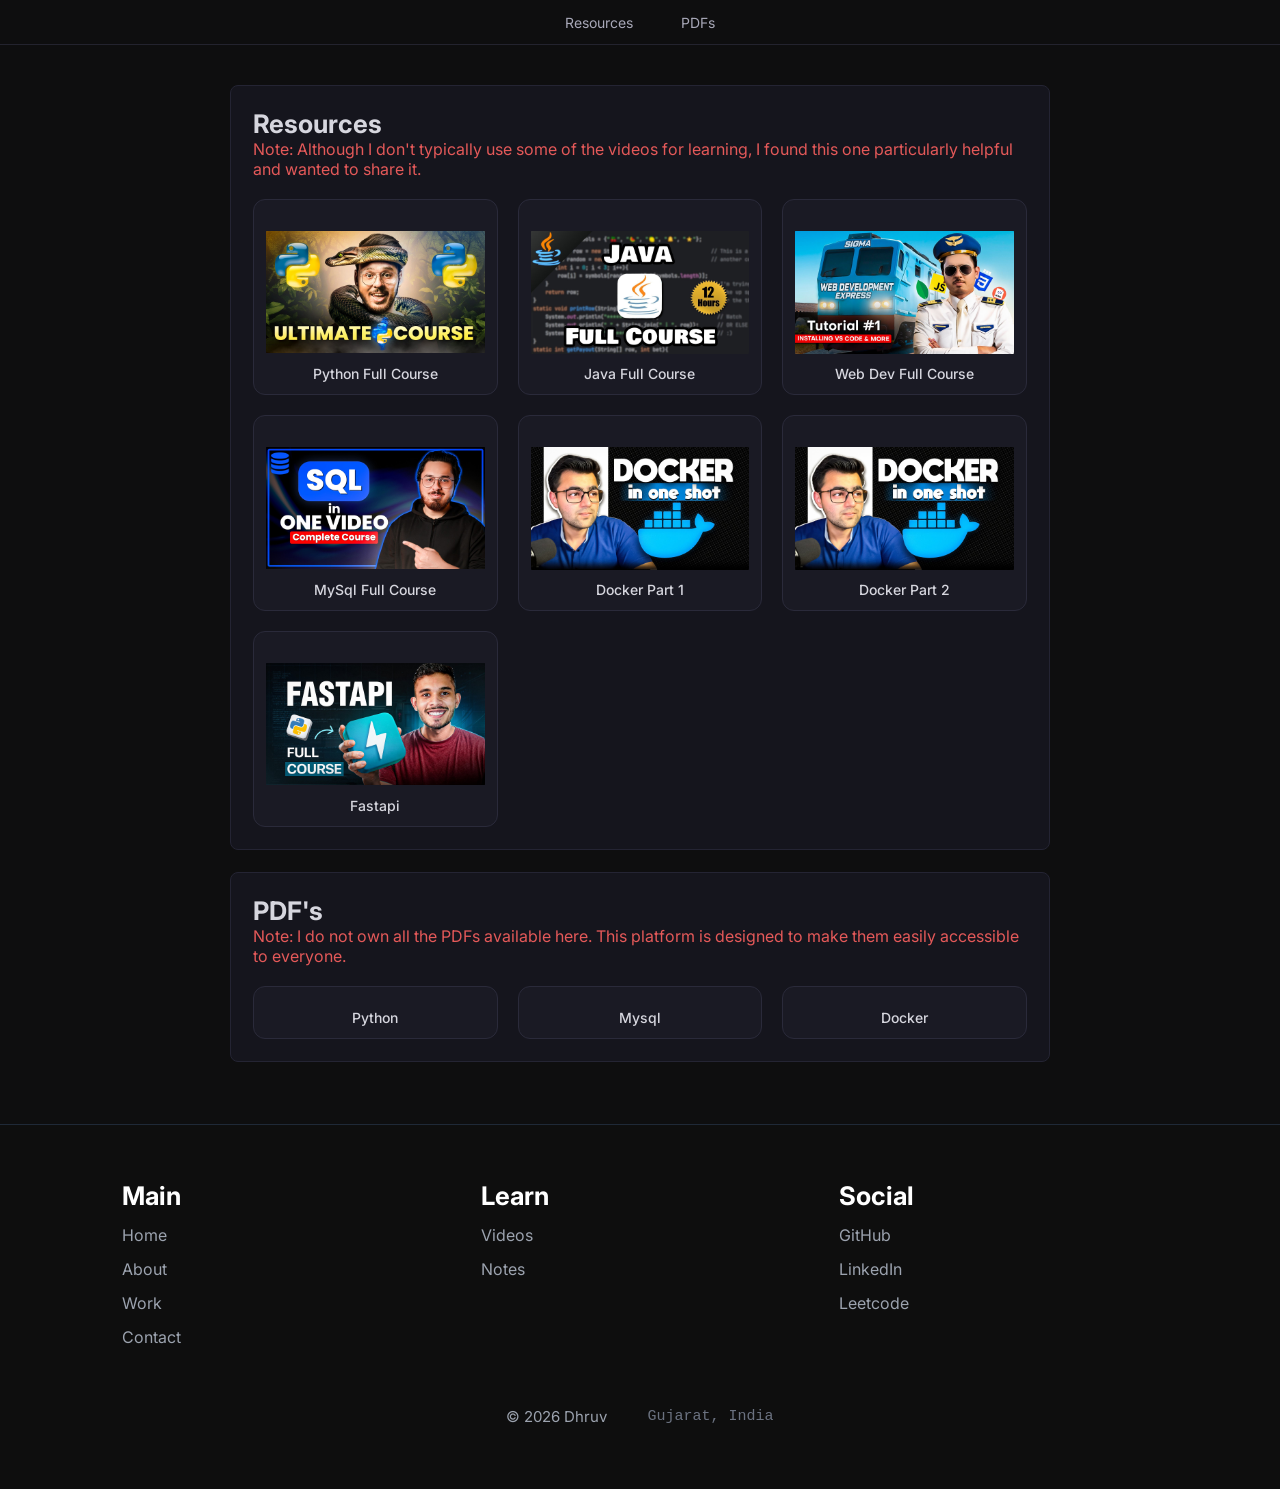
<file: html/resource.html>
<!DOCTYPE html>
<html lang="en">

<head>
    <meta charset="UTF-8">
    <meta name="viewport" content="width=device-width, initial-scale=1.0">
    <title>Resource</title>
    <link rel="stylesheet" href="../css/resource.css">
    <link rel="stylesheet" href="../css/footer.css">

    <script async src="https://pagead2.googlesyndication.com/pagead/js/adsbygoogle.js?client=ca-pub-2880138788061192"
        crossorigin="anonymous">
        </script>
</head>

<body>
    <nav>
        <ul>
            <li><a href="#resources">Resources</a></li>
            <li><a href="#pdf">PDFs</a></li>
        </ul>
    </nav>

    <main>
        <!-- RESOURCES SECTION -->
        <section id="resources">

            <h2>Resources</h2>

            <p id="note">Note: Although I don't typically use some of the videos for learning, I found this one
                particularly helpful and wanted to share it.</p>

            <div class="resource-grid">

                <div class="card">
                    <a href="https://youtu.be/UrsmFxEIp5k" target="_blank">
                        <img src="../assests/img/python.jpg" alt="Python">
                        Python Full Course
                    </a>
                </div>

                <div class="card">
                    <a href="https://youtu.be/xTtL8E4LzTQ" target="_blank">
                        <img src="../assests/img/java.jpg" alt="Java">
                        Java Full Course
                    </a>
                </div>

                <div class="card">
                    <a href="https://youtube.com/playlist?list=PLu0W_9lII9agq5TrH9XLIKQvv0iaF2X3w" target="_blank">
                        <img src="../assests/img/webdev.jpg" alt="Web Dev">
                        Web Dev Full Course
                    </a>
                </div>

                <div class="card">
                    <a href="https://youtu.be/yE6tIle64tU" target="_blank">
                        <img src="../assests/img/mysql.jpg" alt="MySql">
                        MySql Full Course
                    </a>
                </div>

                <div class="card">
                    <a href="https://youtu.be/31k6AtW-b3Y?si=RqdWcsJchGbwEfLo" target="_blank">
                        <img src="../assests/img/docker.jpg" alt="Docker">
                        Docker Part 1
                    </a>
                </div>

                <div class="card">
                    <a href="https://youtu.be/xPT8mXa-sJg?si=qQ6EOwDGl2e2favn" target="_blank">
                        <img src="../assests/img/docker.jpg" alt="Docker">
                        Docker Part 2
                    </a>
                </div>

                <div class="card">
                    <a href="https://youtu.be/2tagcO5v9aw?si=swEkjuLglsyTUdM_" target="_blank">
                        <img src="../assests/img/fastapi.jpg" alt="Docker">
                        Fastapi
                    </a>
                </div>

            </div>

        </section>

        <section id="pdf">

            <h2>PDF's</h2>

            <p id="note">Note: I do not own all the PDFs available here. This platform is designed to make them easily
                accessible to everyone.</p>

            <div class="resource-grid">

                <div class="pdf">
                    <a href="https://drive.google.com/file/d/1k6j3lAQKGjIrfwGDOdPRAlRPP5oh_oj7/view?usp=drive_link"
                        target="_blank">
                        Python
                    </a>
                </div>

                <div class="pdf">
                    <a href="https://drive.google.com/file/d/1wQFqGk_cLSZBLrKDeb-nzzp7c83QCT0-/view?usp=sharing"
                        target="_blank">
                        Mysql
                    </a>
                </div>

                <div class="pdf">
                    <a href="https://drive.google.com/file/d/1hmaDcv81EFICYbse5gmnt3kpEfWBZ9ul/view?usp=sharing"
                        target="_blank">
                        Docker
                    </a>
                </div>

            </div>

        </section>

    </main>

    <footer>

        <div class="wrap">

            <div class="container">

                <div id="home" class="home">
                    <h2>Main</h2>
                    <a href="index.html#home">Home</a>
                    <a href="index.html#about">About</a>
                    <a href="index.html#work">Work</a>
                    <a href="index.html#contact">Contact</a>
                </div>

                <div class="learn">
                    <h2>Learn</h2>
                    <a href="#resources">Videos</a>
                    <a href="#pdfs">Notes</a>
                </div>

                <div class="social">
                    <h2>Social</h2>
                    <a href="https://github.com/Dhruv-Cmds" target="_blank">GitHub</a>
                    <a href="https://www.linkedin.com/in/patel-dhruv-a77a313b4/" target="_blank">LinkedIn</a>
                    <a href="https://leetcode.com/u/d_h_r_uv_13/" target="_blank">Leetcode</a>
                </div>

            </div>

            <div class="info">
                <p>© 2026 Dhruv</p>
                <p class="mono">Gujarat, India</p>
            </div>

        </div>

    </footer>

</body>

</html>
</file>
<file: style.css>
:root {
    --bg: #0e0e0e;
    --bg-soft: #12161C;
    --card: #161B22;
    --border: #232A34;
    --text: #EDEFF2;
    --text-dim: #8B96A5;
    --accent: #f64949;
    --accent-soft: #3a2222;
    --steel: #5ef447;
}

* {
    margin: 0;
    padding: 0;
    box-sizing: border-box;
}

html {
    scroll-behavior: smooth;
}

body {
    background: var(--bg);
    color: var(--text);
    font-family: 'Inter', sans-serif;
    line-height: 1.6;
    overflow-x: hidden;
}

h1,
h2,
h3 {
    font-family: 'Space Grotesk', sans-serif;
}

a {
    color: inherit;
    text-decoration: none;
}

.mono {
    font-family: 'JetBrains Mono', monospace;
}

.wrap {
    max-width: 1100px;
    margin: 0 auto;
    padding: 0 32px;
}

/* NAV */
nav {
    position: sticky;
    top: 0;
    z-index: 100;
    background: rgba(13, 17, 23, 0.85);
    backdrop-filter: blur(10px);
    border-bottom: 1px solid var(--border);
}

nav .wrap {
    display: flex;
    align-items: center;
    justify-content: space-between;
    height: 72px;
}

.logo {
    font-weight: 700;
    font-size: 1.9rem;
    letter-spacing: -0.02em;
}

.logo span {
    color: var(--accent);
}

.nav-links {
    display: flex;
    gap: 32px;
    align-items: center;
}

.nav-links a {
    font-size: 0.92rem;
    color: var(--text-dim);
    transition: color .2s;
}

.nav-links a:hover {
    color: var(--text);
}

/* Hamburger toggle (for use with a mobile nav-links panel) */
.nav-toggle {
    display: none;
    width: 40px;
    height: 40px;
    border: 1px solid var(--border);
    border-radius: 8px;
    background: transparent;
    color: var(--text);
    align-items: center;
    justify-content: center;
    cursor: pointer;
}

.nav-toggle svg {
    width: 20px;
    height: 20px;
    stroke: currentColor;
    fill: none;
    stroke-width: 1.8;
}

.badge {
    display: inline-flex;
    align-items: center;
    gap: 8px;
    font-family: 'JetBrains Mono', monospace;
    font-size: 0.78rem;
    color: var(--accent);
    border: 1px solid var(--accent-soft);
    background: var(--accent-soft);
    padding: 6px 12px;
    border-radius: 100px;
}

.badge .dot {
    width: 6px;
    height: 6px;
    border-radius: 50%;
    background: var(--accent);
    animation: pulse 2s infinite;
}

@keyframes pulse {

    0%,
    100% {
        opacity: 1;
    }

    50% {
        opacity: 0.3;
    }
}

/* HERO */
.hero {
    padding: 120px 0 100px;
}

.hero-eyebrow {
    font-family: 'JetBrains Mono', monospace;
    font-size: 0.85rem;
    color: var(--steel);
    margin-bottom: 20px;
    letter-spacing: 0.02em;
}

.hero h1 {
    font-size: clamp(2rem, 5vw + 1rem, 4.6rem);
    font-weight: 700;
    line-height: 1.05;
    letter-spacing: -0.03em;
    margin-bottom: 24px;
}

.hero h1 .fade {
    color: var(--text-dim);
    font-weight: 500;
}

.hero h1 .accent {
    color: var(--accent);
}

.hero p.lede {
    font-size: 1.15rem;
    color: var(--text-dim);
    max-width: 520px;
    margin-bottom: 36px;
}

.cta-row {
    display: flex;
    gap: 16px;
    flex-wrap: wrap;
    margin-bottom: 56px;
}

.btn {
    padding: 13px 26px;
    border-radius: 8px;
    font-size: 0.95rem;
    font-weight: 500;
    transition: all .2s;
    display: inline-block;
}

.btn-primary {
    background: var(--accent);
    color: #1A1206;
}

.btn-primary:hover {
    background: #E8A567;
}

.btn-ghost {
    border: 1px solid var(--border);
    color: var(--text);
}

.btn-ghost:hover {
    border-color: var(--accent);
}

.meta-row {
    display: flex;
    gap: 28px;
    flex-wrap: wrap;
    font-size: 0.88rem;
    color: var(--text-dim);
}

.meta-row span {
    display: flex;
    align-items: center;
    gap: 8px;
}

/* TERMINAL SIGNATURE */
.terminal {
    margin-top: 60px;
    background: var(--card);
    border: 1px solid var(--border);
    border-radius: 12px;
    max-width: 640px;
    width: 100%;
    overflow: hidden;
    box-shadow: 0 20px 60px rgba(0, 0, 0, 0.4);
}

.terminal-bar {
    display: flex;
    align-items: center;
    gap: 8px;
    padding: 12px 16px;
    border-bottom: 1px solid var(--border);
    background: var(--bg-soft);
}

.terminal-bar .tdot {
    width: 10px;
    height: 10px;
    border-radius: 50%;
    flex-shrink: 0;
}

.t1 {
    background: #FF5F56;
}

.t2 {
    background: #FFBD2E;
}

.t3 {
    background: #27C93F;
}

.terminal-bar span {
    margin-left: auto;
    font-family: 'JetBrains Mono', monospace;
    font-size: 0.75rem;
    color: var(--text-dim);
    white-space: nowrap;
    overflow: hidden;
    text-overflow: ellipsis;
}

.terminal-body {
    padding: 20px;
    font-family: 'JetBrains Mono', monospace;
    font-size: 0.85rem;
    overflow-x: auto;
}

.terminal-body .line {
    margin-bottom: 8px;
    word-break: break-word;
}

.prompt {
    color: var(--steel);
}

.cmd {
    color: var(--text);
}

.resp-key {
    color: var(--accent);
}

.resp-str {
    color: #7FCDA8;
}

.cursor {
    display: inline-block;
    width: 7px;
    height: 14px;
    background: var(--accent);
    animation: blink 1s infinite;
    vertical-align: middle;
}

@keyframes blink {
    50% {
        opacity: 0;
    }
}

/* SECTION HEADERS */
.section {
    padding: 100px 0;
    border-top: 1px solid var(--border);
}

.section-head {
    margin-bottom: 56px;
    text-align: center;
    max-width: 700px;
    margin-left: auto;
    margin-right: auto;
}

.section-eyebrow {
    font-family: 'JetBrains Mono', monospace;
    color: var(--accent);
    font-size: 0.85rem;
    margin-bottom: 12px;
}

.section-head h2 {
    font-size: clamp(1.5rem, 3vw + 1rem, 2.6rem);
    letter-spacing: -0.02em;
}

/* ABOUT */
.about-grid {
    display: grid;
    grid-template-columns: minmax(0, 1.3fr) minmax(0, 1fr);
    gap: 60px;
    align-items: start;
}

.about-grid p {
    color: var(--text-dim);
    margin-bottom: 18px;
    font-size: 1.02rem;
}

.fact-list {
    display: flex;
    flex-direction: column;
    gap: 18px;
}

.fact {
    background: var(--card);
    border: 1px solid var(--border);
    border-radius: 10px;
    padding: 18px 20px;
}

.fact-label {
    font-family: 'JetBrains Mono', monospace;
    font-size: 0.75rem;
    color: var(--steel);
    margin-bottom: 6px;
}

.fact-value {
    font-size: 0.98rem;
    word-break: break-word;
}

/* SKILLS MARQUEE */
.marquee-wrap {
    overflow: hidden;
    border-top: 1px solid var(--border);
    border-bottom: 1px solid var(--border);
    padding: 28px 0;
    background: var(--bg-soft);
}

.marquee {
    display: flex;
    gap: 48px;
    width: max-content;
    animation: scroll 28s linear infinite;
}

.marquee span {
    font-family: 'JetBrains Mono', monospace;
    font-size: 0.95rem;
    color: var(--text-dim);
    white-space: nowrap;
    display: flex;
    align-items: center;
    gap: 10px;
}

.marquee span::before {
    content: '/';
    color: var(--accent);
}

@keyframes scroll {
    from {
        transform: translateX(0);
    }

    to {
        transform: translateX(-50%);
    }
}

/* TECH STACK GRID */
.stack-grid {
    display: grid;
    grid-template-columns: repeat(4, 1fr);
    border-top: 1px solid var(--border);
    border-left: 1px solid var(--border);
}

.stack-cell {
    border-right: 1px solid var(--border);
    border-bottom: 1px solid var(--border);
    padding: 36px 24px;
    display: flex;
    flex-direction: column;
    align-items: center;
    gap: 14px;
    text-align: center;
    transition: background .2s;
}

.stack-cell:hover {
    color: #f64949;
    background: var(--card);
}

.stack-icon {
    width: 52px;
    height: 52px;
    border-radius: 10px;
    border: 1px solid var(--border);
    display: flex;
    align-items: center;
    justify-content: center;
    color: var(--text);
    flex-shrink: 0;
}

.stack-icon svg {
    width: 24px;
    height: 24px;
    stroke: currentColor;
    fill: none;
    stroke-width: 1.6;
}

.stack-cell:hover .stack-icon {
    border-color: var(--accent);
    color: var(--accent);
}

.stack-name {
    font-size: 0.88rem;
    color: var(--text-dim);
}

/* PROJECTS */
.case {
    display: grid;
    grid-template-columns: minmax(40px, 80px) minmax(0, 1fr);
    gap: 24px;
    padding: 36px 0;
    border-bottom: 1px solid var(--border);
}

.case:last-child {
    border-bottom: none;
}

.case-num {
    font-family: 'JetBrains Mono', monospace;
    color: var(--text-dim);
    font-size: 0.9rem;
    padding-top: 4px;
}

.case-title {
    font-size: clamp(1.2rem, 2vw + 0.8rem, 1.5rem);
    margin-bottom: 10px;
    letter-spacing: -0.01em;
}

.case-desc {
    color: var(--text-dim);
    margin-bottom: 16px;
    max-width: 640px;
}

.tag-row {
    display: flex;
    gap: 8px;
    flex-wrap: wrap;
    margin-bottom: 16px;
}

.tag {
    font-family: 'JetBrains Mono', monospace;
    font-size: 0.75rem;
    background: var(--card);
    border: 1px solid var(--border);
    padding: 5px 10px;
    border-radius: 6px;
    color: rgb(117, 225, 244);
}

.tag:hover {
    color: rgb(0, 217, 255);
}

.case-link {
    font-size: 0.9rem;
    color: rgb(250, 184, 60);
    display: inline-flex;
    align-items: center;
    gap: 6px;
}

.case-link:hover {
    text-decoration: underline;
}

/* CONTACT */
.contact-box {
    background: var(--card);
    border: 1px solid var(--border);
    border-radius: 16px;
    padding: clamp(32px, 6vw, 64px) clamp(20px, 5vw, 48px);
    text-align: center;
}

.contact-box h2 {
    font-size: clamp(1.8rem, 4vw, 3rem);
    margin-bottom: 16px;
    letter-spacing: -0.02em;
}

.contact-box p {
    color: var(--text-dim);
    margin-bottom: 32px;
}

.email-link {
    font-family: 'JetBrains Mono', monospace;
    font-size: clamp(1rem, 2vw + 0.6rem, 1.3rem);
    color: var(--accent);
    border-bottom: 2px solid var(--accent-soft);
    padding-bottom: 4px;
    word-break: break-word;
}

.social-row {
    display: flex;
    gap: 24px;
    justify-content: center;
    flex-wrap: wrap;
    margin-top: 36px;
    font-size: 0.9rem;
}

.social-row a {
    color: var(--text-dim);
}

.social-row a:hover {
    color: var(--text);
}

footer {
    padding: 40px 0;
    border-top: 1px solid var(--border);
}

footer .wrap {
    display: flex;
    justify-content: space-between;
    align-items: center;
    flex-wrap: wrap;
    gap: 16px;
}

footer p {
    color: var(--text-dim);
    font-size: 0.85rem;
}

/* ===== BASE RESPONSIVE / ZOOM FIX ===== */

html {
    overflow-x: hidden;
}

body {
    overflow-x: hidden;
    min-width: 320px;
}

.wrap {
    width: 100%;
    padding: 0 clamp(16px, 4vw, 32px);
}

img, svg {
    max-width: 100%;
    height: auto;
}

/* ===================================================
   TABLET (large): ~1024px and below
   =================================================== */
@media (max-width: 1024px) {
    .wrap {
        padding: 0 28px;
    }

    .hero {
        padding: 90px 0 72px;
    }

    .section {
        padding: 76px 0;
    }

    .stack-grid {
        grid-template-columns: repeat(3, 1fr);
    }

    .about-grid {
        gap: 40px;
    }
}

/* ===================================================
   TABLET (portrait) / large phones: ~768px and below
   =================================================== */
@media (max-width: 768px) {
    nav .wrap {
        height: 64px;
    }

    .nav-links {
        display: none;
    }

    .nav-toggle {
        display: flex;
    }

    .hero {
        padding: 64px 0 56px;
    }

    .hero p.lede {
        max-width: 100%;
        font-size: 1.05rem;
    }

    .about-grid {
        grid-template-columns: 1fr;
        gap: 32px;
    }

    .case {
        grid-template-columns: 1fr;
        gap: 10px;
        padding: 28px 0;
    }

    .case-num {
        padding-top: 0;
    }

    .stack-grid {
        grid-template-columns: repeat(3, 1fr);
    }

    .contact-box {
        border-radius: 12px;
    }

    .section {
        padding: 64px 0;
    }

    .section-head {
        margin-bottom: 40px;
    }

    .terminal {
        margin-top: 44px;
    }

    .terminal-body {
        font-size: 0.8rem;
    }
}

/* ===================================================
   MOBILE: ~600px and below
   =================================================== */
@media (max-width: 600px) {
    .stack-grid {
        grid-template-columns: repeat(2, 1fr);
    }

    .meta-row {
        flex-direction: column;
        gap: 10px;
    }

    .cta-row {
        flex-direction: column;
    }

    .btn {
        text-align: center;
        width: 100%;
    }

    .hero-eyebrow {
        font-size: 0.78rem;
    }

    .badge {
        font-size: 0.72rem;
        padding: 5px 10px;
    }

    .logo {
        font-size: 1.5rem;
    }

    .fact {
        padding: 14px 16px;
    }

    .tag {
        font-size: 0.7rem;
        padding: 4px 8px;
    }

    footer .wrap {
        flex-direction: column;
        text-align: center;
        gap: 10px;
    }

    .social-row {
        gap: 16px;
    }
}

/* ===================================================
   SMALL PHONES: ~420px and below
   =================================================== */
@media (max-width: 420px) {
    .wrap {
        padding: 0 16px;
    }

    .stack-grid {
        grid-template-columns: 1fr 1fr;
    }

    .stack-cell {
        padding: 24px 12px;
    }

    .hero h1 {
        letter-spacing: -0.02em;
    }

    .terminal-body {
        padding: 14px;
        font-size: 0.74rem;
    }

    .terminal-bar span {
        max-width: 120px;
    }

    .contact-box h2 {
        line-height: 1.15;
    }
}

/* Respect users who prefer reduced motion */
@media (prefers-reduced-motion: reduce) {
    * {
        animation-duration: 0.001ms !important;
        animation-iteration-count: 1 !important;
        transition-duration: 0.001ms !important;
        scroll-behavior: auto !important;
    }
}

#devtools-block {
    position: fixed;
    inset: 0;
    z-index: 9999;
    background: rgba(6, 7, 9, 0.97);
    display: none;
    align-items: center;
    justify-content: center;
    padding: 20px;
    animation: fadeIn .3s ease;
}

#devtools-block.active {
    display: flex;
}

@keyframes fadeIn {
    from {
        opacity: 0;
    }

    to {
        opacity: 1;
    }
}

.dt-card {
    background: var(--card);
    border: 1px solid var(--border);
    border-radius: 16px;
    max-width: 420px;
    width: 100%;
    padding: 44px 36px;
    text-align: center;
    animation: popIn .35s cubic-bezier(.2, .9, .3, 1.2);
}

@keyframes popIn {
    from {
        transform: scale(.92);
        opacity: 0;
    }

    to {
        transform: scale(1);
        opacity: 1;
    }
}

.dt-icon {
    width: 48px;
    height: 48px;
    border-radius: 50%;
    border: 1px solid var(--border);
    display: flex;
    align-items: center;
    justify-content: center;
    margin: 0 auto 24px;
    color: var(--text-dim);
}

.dt-icon svg {
    width: 20px;
    height: 20px;
    stroke: currentColor;
    fill: none;
    stroke-width: 1.8;
}

.dt-eyebrow {
    font-family: 'JetBrains Mono', monospace;
    font-size: 0.75rem;
    color: var(--text-dim);
    letter-spacing: 0.1em;
    margin-bottom: 10px;
}

.dt-title {
    font-family: 'Space Grotesk', sans-serif;
    font-size: 1.6rem;
    font-weight: 700;
    margin-bottom: 16px;
}

.dt-title em {
    color: var(--accent);
    font-style: normal;
}

.dt-desc {
    color: var(--text-dim);
    font-size: 0.92rem;
    margin-bottom: 28px;
    line-height: 1.5;
}

.dt-btn {
    display: flex;
    align-items: center;
    justify-content: center;
    gap: 8px;
    width: 100%;
    padding: 13px;
    border-radius: 8px;
    font-size: 0.92rem;
    font-weight: 500;
    margin-bottom: 12px;
    transition: all .2s;
}

.dt-btn svg {
    width: 16px;
    height: 16px;
    stroke: currentColor;
    fill: none;
    stroke-width: 1.8;
}

.dt-btn-primary {
    background: var(--accent);
    color: #1A1206;
}

.dt-btn-primary:hover {
    background: #E8A567;
}

.dt-btn-ghost {
    border: 1px solid var(--border);
    color: var(--text);
}

.dt-btn-ghost:hover {
    border-color: var(--accent);
}

.dt-footer {
    margin-top: 24px;
    font-size: 0.78rem;
    color: var(--text-dim);
    opacity: 0.6;
}

@media (max-width: 480px) {
    .dt-card {
        padding: 32px 24px;
    }
}
</file>
<file: css/style.css>
:root {
    --bg: #0e0e0e;
    --bg-soft: #12161C;
    --card: #161B22;
    --border: #232A34;
    --text: #EDEFF2;
    --text-dim: #8B96A5;
    --accent: #f64949;
    --accent-soft: #2f2727;
    --steel: #5ef447;
    --white: rgb(222, 222, 222);
}

* {
    margin: 0;
    padding: 0;
    box-sizing: border-box;
}

html {
    scroll-behavior: smooth;
}

body {
    background: var(--bg);
    color: var(--text);
    font-family: 'Inter', sans-serif;
    line-height: 1.6;
    overflow-x: hidden;

    /* if you want to make nav sticky use this  */
    /* padding-top: 78px; */
}

h1,
h2,
h3 {
    font-family: 'Space Grotesk', sans-serif;
}

a {
    color: inherit;
    text-decoration: none;
}

.mono {
    font-family: 'JetBrains Mono', monospace;
}

.wrap {
    max-width: 1100px;
    margin: 0 auto;
    padding: 0 32px;
}

/* NAV */


nav {

    display: flex;

    color: var(--color-white);

    justify-content: space-between;
    align-items: center;

    margin-top: 0;
    padding: 10px;

    /* if you want to make nav sticky use this  */
    /* 
    position: fixed;
    top: 0;
    left: 0;
    width: 100%;
    z-index: 100; */

    background: rgba(13, 17, 23, 0.85);
    backdrop-filter: blur(10px);
    border-bottom: 1px solid var(--border);
}

nav a {
    color: var(--bg);
    text-decoration: none;
}

.available-for-work {

    margin-left: 20px;

}

nav .wrap {
    display: flex;
    align-items: center;
    justify-content: space-between;
    height: 72px;
}


.badge {

    display: flex;
    align-items: center;
    gap: 8px;

    font-family: var(--nav-font);
    font-size: 20px;
    font-weight: 400;

    color: white;
    background: transparent;

    border: 1px solid var(--accent-soft);
    border-radius: 100px;

    padding: 8px 20px;
    transition: transform 420ms cubic-bezier(0.34, 1.56, 0.64, 1),
        background-color 260ms ease, border-color 260ms ease, box-shadow 260ms ease;
}

.badge .dot {
    width: 6px;
    height: 6px;
    border-radius: 50%;
    background: var(--steel);
    animation: pulse 2s infinite;
}

.badge:hover {

    transform: translateY(-2px) scale(1.06);

    background-color: rgb(2, 2, 2);

    border: 1px solid black;
    border-radius: 100px;

    text-shadow: 0 0 15px rgb(255, 255, 255);
    box-shadow: 0 8px 24px rgba(0, 0, 0, 0.28);
    color: var(--white);
}

.links {

    display: inline-block;

    background: transparent;

    border: 1px solid var(--accent-soft);
    border-radius: 100px;

    padding: 10px 20px;

    font-family: var(--nav-font);
    font-size: 25px;
    font-weight: 500;

}

.links a {

    display: inline-block;
    position: relative;
    padding: 0 20px;
    color: white;
    transform-origin: left center;
    background-color: transparent;
    transition: 300ms ease-in;
}

.links a:hover {

    transform: scaleX(1.1);
    color: black;
    background-color: var(--white);
    border-radius: 100px;

    text-shadow: 0 0 15px rgb(255, 255, 255);
    box-shadow: 0 7px 18px rgba(0, 0, 0, 0.24);
}

.email a {
    color: var(--white);
}

.email {

    background: transparent;
    border: 1px solid var(--accent-soft);
    border-radius: 100px;
    padding: 8px 20px;

    margin-right: 20px;
    font-family: var(--nav-font);
    font-weight: 400;
    font-size: 20px;

    transition: transform 420ms cubic-bezier(0.34, 1.56, 0.64, 1),
        background-color 260ms ease, border-color 260ms ease, box-shadow 260ms ease;
}

.email:hover {

    transform: translateY(-2px) scale(1.06);

    background-color: rgb(2, 2, 2);

    border: 1px solid black;
    border-radius: 100px;

    text-shadow: 0 0 15px rgb(255, 255, 255);
    box-shadow: 0 8px 24px rgba(0, 0, 0, 0.28);
}

.email:hover a {
    color: var(--white);
}

@keyframes pulse {

    0%,
    100% {
        opacity: 1;
    }

    50% {
        opacity: 0.3;
    }
}

/* HERO */
.hero {
    padding: 120px 0 100px;
}

.hero-eyebrow {
    font-family: 'JetBrains Mono', monospace;
    font-size: 0.85rem;
    color: var(--steel);
    margin-bottom: 20px;
    letter-spacing: 0.02em;
}

.hero h1 {
    font-size: clamp(2rem, 5vw + 1rem, 4.6rem);
    font-weight: 700;
    line-height: 1.05;
    letter-spacing: -0.03em;
    margin-bottom: 24px;
}

.hero h1 .fade {
    color: var(--text-dim);
    font-weight: 500;
}

.hero h1 .accent {
    color: var(--accent);
}

.hero p.lede {
    font-size: 1.15rem;
    color: var(--text-dim);
    max-width: 520px;
    margin-bottom: 36px;
}

.cta-row {
    display: flex;
    gap: 16px;
    flex-wrap: wrap;
    margin-bottom: 56px;
}

.btn {
    padding: 13px 26px;
    border-radius: 8px;
    font-size: 0.95rem;
    font-weight: 500;
    transition: all .2s;
    display: inline-block;
}

.btn-primary {
    background: white;
    color: #1A1206;
    font-weight: 400;

    transition: 300ms ease;
}

.btn-ghost {
    border: 1px solid var(--border);
    color: black;
    font-weight: 400;
    background: rgb(255, 132, 0);
    transition: 300ms ease;
}

.meta-row {
    display: flex;
    gap: 28px;
    flex-wrap: wrap;
    font-size: 0.88rem;
    color: var(--text-dim);
}

.meta-row span {
    display: flex;
    align-items: center;
    gap: 8px;
}

/* TERMINAL SIGNATURE */
.terminal {
    margin-top: 60px;
    background: var(--card);
    border: 1px solid var(--border);
    border-radius: 12px;
    max-width: 640px;
    width: 100%;
    overflow: hidden;
    box-shadow: 0 20px 60px rgba(0, 0, 0, 0.4);
}

.terminal-bar {
    display: flex;
    align-items: center;
    gap: 8px;
    padding: 12px 16px;
    border-bottom: 1px solid var(--border);
    background: var(--bg-soft);
}

.terminal-bar .tdot {
    width: 10px;
    height: 10px;
    border-radius: 50%;
    flex-shrink: 0;
}

.t1 {
    background: #FF5F56;
}

.t2 {
    background: #FFBD2E;
}

.t3 {
    background: #27C93F;
}

.terminal-bar span {
    margin-left: auto;
    font-family: 'JetBrains Mono', monospace;
    font-size: 0.75rem;
    color: var(--text-dim);
    white-space: nowrap;
    overflow: hidden;
    text-overflow: ellipsis;
}

.terminal-body {
    padding: 20px;
    font-family: 'JetBrains Mono', monospace;
    font-size: 0.85rem;
    overflow-x: auto;
}

.terminal-body .line {
    margin-bottom: 8px;
    word-break: break-word;
}

.prompt {
    color: var(--steel);
}

.cmd {
    color: var(--text);
}

.resp-key {
    color: var(--accent);
}

.resp-str {
    color: #7FCDA8;
}

.cursor {
    display: inline-block;
    width: 7px;
    height: 14px;
    background: var(--accent);
    animation: blink 1s infinite;
    vertical-align: middle;
}

@keyframes blink {
    50% {
        opacity: 0;
    }
}

/* SECTION HEADERS */
.section {
    padding: 100px 0;
    border-top: 1px solid var(--border);
}

.section-head {
    margin-bottom: 56px;
    text-align: center;
    max-width: 700px;
    margin-left: auto;
    margin-right: auto;
}

.section-eyebrow {
    font-family: 'JetBrains Mono', monospace;
    color: var(--accent);
    font-size: 0.85rem;
    margin-bottom: 12px;
}

.section-head h2 {
    font-size: clamp(1.5rem, 3vw + 1rem, 2.6rem);
    letter-spacing: -0.02em;
}

/* ABOUT */
.about-grid {
    display: grid;
    grid-template-columns: minmax(0, 1.3fr) minmax(0, 1fr);
    gap: 60px;
    align-items: start;
}

.about-grid p {
    color: var(--text-dim);
    margin-bottom: 18px;
    font-size: 1.02rem;
}

.fact-warp {
    display: flex;
}

.fact-list {
    display: flex;
    flex-direction: column;
    gap: 18px;
}

.fact {
    background: var(--card);
    border: 1px solid var(--border);
    border-radius: 10px;
    padding: 18px 20px;
}

.fact-label {
    font-family: 'JetBrains Mono', monospace;
    font-size: 0.75rem;
    color: var(--steel);
    margin-bottom: 6px;
}

.fact-value {
    font-size: 0.98rem;
    word-break: break-word;
}

.sv-icon {
    position: relative;
    bottom: 5px;
    margin-right: 5px;
    height: 23px;
}

/* SKILLS MARQUEE */
.marquee-wrap {
    overflow: hidden;
    border-top: 1px solid var(--border);
    border-bottom: 1px solid var(--border);
    padding: 28px 0;
    background: var(--bg-soft);
}

.marquee {
    display: flex;
    gap: 48px;
    width: max-content;
    animation: scroll 28s linear infinite;
}

.marquee span {
    font-family: 'JetBrains Mono', monospace;
    font-size: 0.95rem;
    color: var(--text-dim);
    white-space: nowrap;
    display: flex;
    align-items: center;
    gap: 10px;
}

.marquee span::before {
    content: '/';
    color: var(--accent);
}

@keyframes scroll {
    from {
        transform: translateX(0);
    }

    to {
        transform: translateX(-50%);
    }
}

/* TECH STACK GRID */

.svg-container {
    display: grid;
    row-gap: 30px;
}

.stack-grid {
    background-color: #0d0d0d;
    margin: 0 30px;
    display: grid;
    grid-template-columns: repeat(3, 1fr);
    gap: 30px;
}


.stack-grid-2 {
    background: #0d0d0d;
    margin: 0 30px;
    display: grid;
    grid-template-columns: repeat(3, 1fr);
    gap: 30px;
}

.stack-cell {
    position: relative;
    background: #141414;
    border: 1px solid #2d3033;
    border-radius: 20px;
    padding: 36px 24px;
    display: flex;
    flex-direction: column;
    align-items: center;
    gap: 14px;
    text-align: center;
    transition: 300ms ease-in;
}

.stack-cell:hover {
    background: linear-gradient(145deg, #303030, #1a1a1a);
    border-color: #55585c;
}

.stack-cell.is-active {
    background: linear-gradient(145deg, #303030, #1a1a1a);
    border-color: #55585c;
    box-shadow: 0 22px 35px rgba(0, 0, 0, 0.35);
}

.stack-icon {
    width: 60px;
    height: 400px;
    border-radius: 10px;

    display: flex;
    align-items: center;
    justify-content: center;
    color: var(--text);
    flex-shrink: 0;
}

.stack-icon img {
    transition: filter .2s ease;
}

.stack-cell:hover .stack-icon img {
    filter: brightness(0) invert(1);
}

.stack-cell.is-active .stack-icon img {
    filter: brightness(0) invert(1);
}

.stack-cell::after {
    content: attr(data-stack-name);
    position: absolute;
    left: 50%;
    top: 305px;
    transform: translateX(-50%);
    color: #f2f2f2;
    z-index: 2;
    font-family: 'JetBrains Mono', monospace;
    font-size: 1.3rem;
    font-weight: 500;
    line-height: 1.2;
    white-space: nowrap;
    opacity: 0;
    visibility: hidden;
    pointer-events: none;
    transition: opacity .3s ease-out;
    transition-delay: 0s;
}

.stack-cell:hover::after {
    opacity: 1;
    visibility: visible;
    transition-delay: .3s;
}

.stack-cell.is-active::after {
    opacity: 1;
    visibility: visible;
    transition-delay: .6s;
}

/* PROJECTS */

.case {
    display: grid;
    grid-template-columns: repeat(3, minmax(0, 1fr));
    gap: 30px;
    justify-content: center;
    width: min(1540px, calc(100vw - 120px));
    max-width: none;
    position: relative;
    left: 50%;
    transform: translateX(-50%);
    padding: 0;
}

.case-wrap {
    width: 100%;
    min-height: 465px;
    min-width: 0;
    background: #141414;
    border: 1px solid #2d3033;
    border-radius: 20px;
    overflow: hidden;
    transition: border-color 220ms ease, background-color 220ms ease,
        transform 220ms ease, box-shadow 220ms ease;
}

.case-wrap:hover {
    background: linear-gradient(145deg, #303030, #1a1a1a);
    border-color: #555b62;
    transform: translateY(-3px);
    box-shadow: 0 22px 35px rgba(0, 0, 0, 0.35);
}

.case-box {
    height: 100%;
    padding: 42px 40px 40px;
    display: flex;
    flex-direction: column;
}

.case-box::before {
    display: block;
    height: 70px;
    color: #fff;
    font-family: 'JetBrains Mono', monospace;
    font-size: 2.8rem;
    font-weight: 700;
    line-height: 1;
}

.case-num1::before {
    content: '</>';
}

.case-num2::before {
    content: '⌘';
    font-family: 'Space Grotesk', sans-serif;
}

.case-num3::before {
    content: '▣';
    font-family: 'Space Grotesk', sans-serif;
}

.case-title {
    margin: 0 0 22px;
    color: #f2f2f2;
    font-size: clamp(1.35rem, 1.7vw, 1.75rem);
    line-height: 1.25;
}

.case-desc {
    color: #a3a3aa;
    font-size: 1.05rem;
    line-height: 1.55;
    margin: 0;
}

.case-links {
    display: flex;
    flex-wrap: wrap;
    gap: 10px;
    margin-top: auto;
    padding-top: 34px;
}

.case-link {
    display: inline-block;
    color: #b2b2b8;
    border: 1px solid #4b4d50;
    border-radius: 999px;
    padding: 9px 15px;
    font-size: 0.85rem;
    transition: color 180ms ease;
}

.case-link:hover {
    color: #fff;
    border-color: #777;
}


/* CONTACT */
.contact-box {
    background: var(--card);
    border: 1px solid var(--border);
    border-radius: 16px;
    padding: clamp(32px, 6vw, 64px) clamp(20px, 5vw, 48px);
    text-align: center;
}

.contact-box h2 {
    font-size: clamp(1.8rem, 4vw, 3rem);
    margin-bottom: 16px;
    letter-spacing: -0.02em;
}

.contact-box p {
    color: var(--text-dim);
    margin-bottom: 32px;
}

.email-link {
    font-family: 'JetBrains Mono', monospace;
    font-size: clamp(1rem, 2vw + 0.6rem, 1.3rem);
    color: var(--accent);
    border-bottom: 2px solid var(--accent-soft);
    padding-bottom: 4px;
    word-break: break-word;
}

/* ===== BASE RESPONSIVE / ZOOM FIX ===== */

html {
    overflow-x: hidden;
}

body {
    overflow-x: hidden;
    min-width: 320px;
}

.wrap {
    width: 100%;
    padding: 0 clamp(16px, 4vw, 32px);
}

img,
svg {
    max-width: 100%;
    height: auto;
}

@media (max-width: 992px) {

    nav {
        justify-content: space-between;
        padding: 8px 10px;
        gap: 8px;
    }

    .available-for-work {
        margin-left: 0;
        flex-shrink: 0;
    }

    .badge {
        gap: 6px;
        font-size: 14px;
        padding: 6px 10px;
        white-space: nowrap;
    }

    .links {
        min-width: 0;
        padding: 5px 5px;
        font-size: 15px;
        white-space: nowrap;
    }

    .links a {
        padding: 0 6px;
    }

    .email {
        display: flex;
        padding: 6px 10px;
        margin-right: 0;
        align-items: center;
    }

    .email:hover {
        border: 1px solid black;
        border-radius: 100px;
    }

    .email a {
        font-size: 15px;
    }

    nav .wrap {
        height: 64px;
    }

    .nav-links {
        display: none;
    }

    .nav-toggle {
        display: flex;
    }

    .hero {
        padding: 64px 0 56px;
    }

    .hero p.lede {
        max-width: 100%;
        font-size: 1.05rem;
    }

    .about-grid {
        grid-template-columns: 1fr;
        gap: 32px;
    }

    .case {
        grid-template-columns: repeat(2, minmax(0, 1fr));
        width: calc(100vw - 32px);
    }

    .stack-grid {
        grid-template-columns: repeat(2, minmax(0, 1fr));
        width: calc(100vw - 32px);
        margin: 0 auto;
        gap: 16px;
    }

    .stack-grid-2 {
        grid-template-columns: repeat(2, minmax(0, 1fr));
        width: calc(100vw - 32px);
        margin: 0 auto;
        gap: 16px;
    }

    .stack-cell {
        aspect-ratio: 1;
        min-height: 0;
        padding: 24px 16px;
    }

    .stack-icon {
        height: 150px;
    }

    .stack-cell::after {
        font-size: 1rem;
    }

    .contact-box {
        border-radius: 12px;
    }

    .section {
        padding: 64px 0;
    }

    .section-head {
        margin-bottom: 40px;
    }

    .terminal {
        margin-top: 44px;
    }

    .terminal-body {
        font-size: 0.8rem;
    }

    .cta-row {
        display: flex;
        justify-content: center;
        gap: 50px;
        margin-bottom: 56px;
    }
}

/* ===================================================
   TABLET (portrait) / large phones: ~768px and below
   =================================================== */
@media (max-width: 480px) {
    nav {
        padding: 8px 10px;
        gap: 8px;
    }

    .available-for-work {
        margin-left: 0;
        flex-shrink: 0;
    }

    .badge {
        gap: 6px;
        font-size: 14px;
        padding: 6px 10px;
        white-space: nowrap;
    }

    .links {
        min-width: 0;
        padding: 5px 5px;
        font-size: 10px;
        white-space: nowrap;
    }

    .links a {
        padding: 0 6px;
    }

    .email {
        display: none;
    }

    nav .wrap {
        height: 64px;
    }

    .nav-links {
        display: none;
    }

    .nav-toggle {
        display: flex;
    }

    .hero {
        padding: 64px 0 56px;
    }

    .hero p.lede {
        max-width: 100%;
        font-size: 1.05rem;
    }

    .about-grid {
        grid-template-columns: 1fr;
        gap: 32px;
    }

    .case {
        grid-template-columns: 1fr;
        width: calc(100vw - 32px);
        max-width: 400px;
    }


    .stack-grid {
        grid-template-columns: repeat(2, minmax(0, 1fr));
    }

    .contact-box {
        border-radius: 12px;
    }

    .section {
        padding: 64px 0;
    }

    .section-head {
        margin-bottom: 40px;
    }

    .terminal {
        margin-top: 44px;
    }

    .terminal-body {
        font-size: 0.8rem;
    }

    .cta-row {
        display: flex;
        justify-content: center;
        gap: 50px;
        margin-bottom: 56px;
    }

    .stack-grid-2 {
        grid-template-columns: repeat(2, minmax(0, 1fr));
    }

    .stack-cell {
        padding: 16px 10px;
    }

    .stack-icon {
        height: 100px;
    }

    .stack-cell::after {
        top: 150px;
        font-size: 0.85rem;
    }

    .stack-icon img {
        width: 40px;
        height: 40px;
    }

    /* Respect users who prefer reduced motion */
    @media (prefers-reduced-motion: reduce) {
        * {
            animation-duration: 0.001ms !important;
            animation-iteration-count: 1 !important;
            transition-duration: 0.001ms !important;
            scroll-behavior: auto !important;
        }
    }

}
</file>
<file: css/footer.css>
* {
    margin: 0;
    padding: 0;
    box-sizing: border-box;
}

html {
    scroll-behavior: smooth;
}
.wrap {
    max-width: 1100px;
    margin: 0 auto;
    padding: 0 32px;
}


footer {
    background: #0e0e0e;
    color: #9ca3af;
    padding: 55px 7%;
    border-top: 1px solid #1f2937;
}

footer .container {
    display: grid;
    grid-template-columns: repeat(3, 1fr);
    gap: 40px;
}

footer h2 {
    color: white;
    display: flex;
}

footer .home {
    display: flex;
    flex-direction: column;
    gap: 14px;
}

footer .home a {
    color: #9ca3af;
    text-decoration: none;
    font-size: 16px;
    transition: color 0.2s ease;
}

footer .home a:hover {
    color: #fff;
}

.social {
    display: flex;
    flex-direction: column;
    gap: 14px;
}

.social a {
    color: #9ca3af;
    text-decoration: none;
    font-size: 16px;
    transition: color 0.2s ease;
}

.social a:hover {
    color: #fff;
}

.learn {
    display: flex;
    flex-direction: column;
    gap: 14px;
}

.learn a {
    color: #9ca3af;
    text-decoration: none;
    font-size: 16px;
    transition: color 0.2s ease;
}

.learn a:hover {
    color: #fff;
}

.info {
    display: flex;
    justify-content: center;
    align-items: center;

    margin-top: 60px;
    gap: 40px;
}

.info p {
    margin: 0 0 8px;
    font-size: 15px;
}

.info .mono {
    font-family: monospace;
    color: #6b7280;
}
</file>
<file: css/resource.css>
@import url('https://fonts.googleapis.com/css2?family=Inter:wght@300;400;500;600&family=Space+Grotesk:wght@500&display=swap');

*{
    box-sizing:border-box;
}

h1{
    font-size:clamp(1.8rem,3vw,2.4rem);
}

h2{
    font-size:clamp(1.2rem,2vw,1.6rem);
}

body{
    margin:0;
    font-family:'Inter', sans-serif;
    background: #0e0e0f;
    color:#d6d6de;
    scroll-behavior: smooth;
}

/* NAVIGATION */

nav{
    background:#0e0e0f;
    border-bottom:1px solid #23232e;
}

nav ul{
    list-style:none;
    margin:0;
    padding:12px;
    display:flex;
    justify-content:center;
    flex-wrap:wrap;
    gap:16px;
}

nav li{
    margin:0 16px;
}

nav a{
    text-decoration:none;
    color:#a8a8b8;
    font-size:14px;
    transition:0.2s;
}

nav a:hover{
    color:#c7a6ff;
}

/* MAIN */

main{
    padding:40px;
    max-width:900px;
    margin:auto;
}

/* SECTIONS */

section{
    background:#15151d;
    padding:22px;
    margin-bottom:22px;
    border-radius:8px;
    border:1px solid #242433;
}

/* INPUTS */

textarea,
input{
    width:100%;
    padding:10px;
    margin-bottom:12px;
    border-radius:6px;
    border:1px solid #2a2a3a;
    background:#0f0f16;
    color:#e0e0e8;
    font-family:'Inter', sans-serif;
}

/* BUTTON */

button{
    background:#7b5cff;
    color:white;
    border:none;
    padding:9px 18px;
    border-radius:6px;
    cursor:pointer;
    font-size:14px;
    transition:0.2s;
}

button:hover{
    background:#6b4ef0;
}

/* TABLE */

table{
    width:100%;
    border-collapse:collapse;
    display:block;
    overflow-x:auto;
}

th, td{
    padding:10px;
    border-bottom:1px solid #252536;
    font-size:14px;
}

th{
    text-align:left;
    color:#c7a6ff;
}

/* IMAGE */

figure{
    text-align:center;
}

img{
    max-width:100%;
    height:auto;
    border-radius:10px;
}


/* GRID LAYOUT */
.resource-grid {
    margin-top: 20px ;
    display: grid;
    grid-template-columns: repeat(auto-fit, minmax(200px, 1fr));
    gap: 20px;
} 

/* CARD STYLE */
.card {
    background: #1a1a24;
    padding: 12px;
    border-radius: 12px;
    text-align: center;
    transition: 0.3s;
    border: 1px solid #2a2a3a;
    cursor: pointer;
}

/* IMAGE */
.card img {
    width: 100%;
    height: 140px;
    object-fit: contain;
    border-radius: 10px;
}

/* LINK */
.card a {
    display: block;
    margin-top: 10px;
    text-decoration: none;
    color: #d6d6de;
    font-size: 14px;
    font-weight: 500;
}

/* HOVER EFFECT */
.card:hover {
    transform: translateY(-5px) scale(1.02);
    border-color: #7b5cff;
    box-shadow: 0 10px 25px rgba(123, 92, 255, 0.2);
}

.card:hover a {
    color: #c7a6ff;
}

/* PDF STYLE */
.pdf {
    background: #1a1a24;
    padding: 12px;
    border-radius: 12px;
    transition: 0.3s;
    border: 1px solid #2a2a3a;
    cursor: pointer;
    
    display: flex;
    justify-content: center;
}


/* LINK */
.pdf a {
    display: block;
    margin-top: 10px;
    text-decoration: none;
    color: #d6d6de;
    font-size: 14px;
    font-weight: 500;
}

/* HOVER EFFECT  */
.pdf:hover {
    transform: translateY(-5px) scale(1.02);
    border-color: #7b5cff;
    box-shadow: 0 10px 25px rgba(123, 92, 255, 0.2);
}

.pdf:hover a {
    color: #c7a6ff;
}

#note {

    color: rgb(228, 89, 89);
}


@media (max-width:768px){

main{
    padding:25px 15px;
}

section{
    padding:18px;
}

nav ul{
    gap:10px;
}

button{
    width:100%;
}

}
</file>
